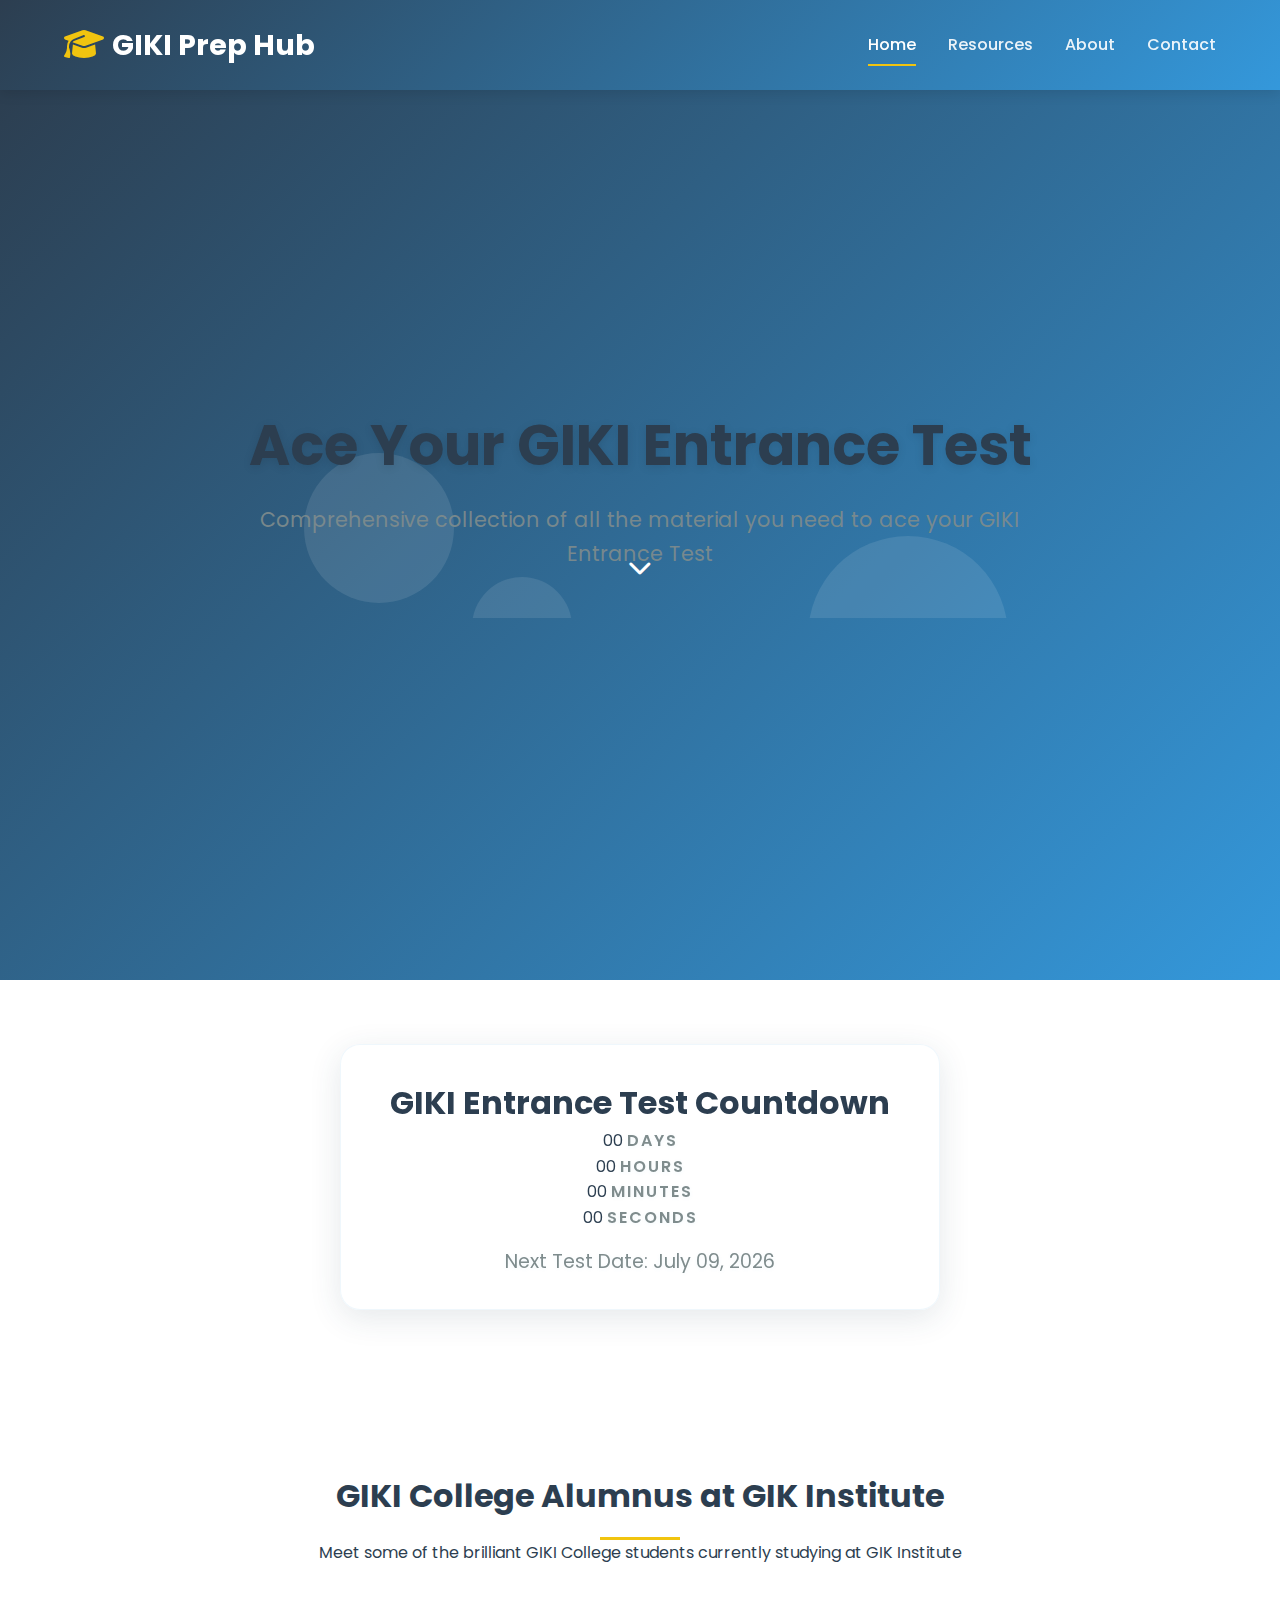
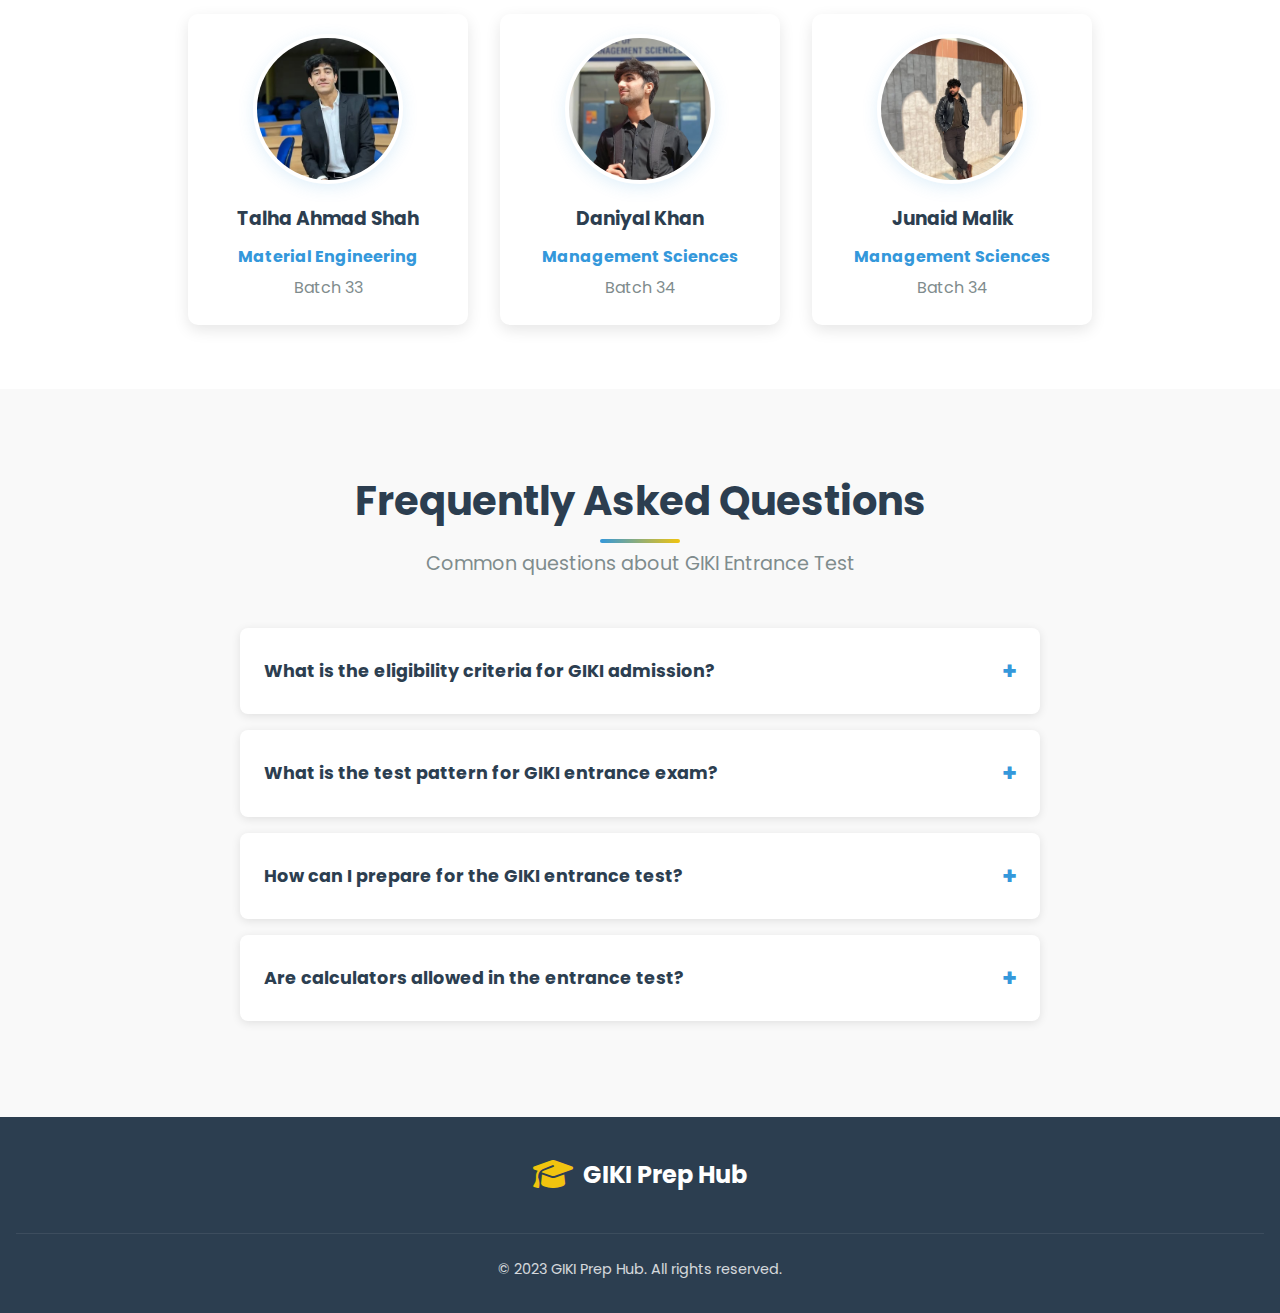
<file: index.html>
<!DOCTYPE html>
<html lang="en">
<head>
    <meta charset="UTF-8">
    <meta name="viewport" content="width=device-width, initial-scale=1.0">
    <title>GIKI Prep Hub - Your Gateway to Success</title>
    <link href="https://fonts.googleapis.com/css2?family=Poppins:wght@300;400;500;600;700&display=swap" rel="stylesheet">
    <link rel="stylesheet" href="https://cdnjs.cloudflare.com/ajax/libs/animate.css/4.1.1/animate.min.css"/>
    <link rel="stylesheet" href="https://cdnjs.cloudflare.com/ajax/libs/font-awesome/6.4.0/css/all.min.css">
    <link rel="stylesheet" href="css/style.css">
    <link rel="stylesheet" href="css/home.css">
</head>
<body>
    <nav class="navbar animate__animated animate__fadeIn">
        <div class="logo">
            <span class="logo-icon"><i class="fas fa-graduation-cap"></i></span>
            <span>GIKI Prep Hub</span>
        </div>
        <div class="nav-links">
            <a href="index.html" class="active">Home</a>
            <a href="resources.html">Resources</a>
            <a href="about.html">About</a>
            <a href="contact.html">Contact</a>
        </div>
        <button class="mobile-menu-btn">☰</button>
    </nav>
    
    <section class="hero-section">
        <div class="container">
            <div class="floating-elements">
                <div class="floating-element animate__animated animate__float"></div>
                <div class="floating-element animate__animated animate__float animate__delay-1s"></div>
                <div class="floating-element animate__animated animate__float animate__delay-2s"></div>
            </div>
            <div class="hero-content">
                <h1 class="animate__animated animate__fadeInDown">Ace Your GIKI Entrance Test</h1>
                <p class="animate__animated animate__fadeIn animate__delay-1s">Comprehensive collection of all the material you need to ace your GIKI Entrance Test</p>
            </div>
            <div class="scroll-indicator animate__animated animate__bounce animate__infinite">
                <i class="fas fa-chevron-down"></i>
            </div>
        </div>
    </section>
    <section class="students-section">
      <div class="countdown-container">
        <h1>GIKI Entrance Test Countdown</h1>
        <div class="countdown">
            <div class="countdown-item">
                <span id="days">00</span>
                <span class="countdown-label">Days</span>
            </div>
            <div class="countdown-item">
                <span id="hours">00</span>
                <span class="countdown-label">Hours</span>
            </div>
            <div class="countdown-item">
                <span id="minutes">00</span>
                <span class="countdown-label">Minutes</span>
            </div>
            <div class="countdown-item">
                <span id="seconds">00</span>
                <span class="countdown-label">Seconds</span>
            </div>
        </div>
        <p class="exam-date">Next Test Date: July 09, 2026</p>
      </div>
    </section>

    <section class="students-section">
    <div class="section-header animate__animated animate__fadeIn">
        <h2>GIKI College Alumnus at GIK Institute</h2>
        <div class="divider"></div>
        <p>Meet some of the brilliant GIKI College students currently studying at GIK Institute</p>
    </div>
    <div class="students-container">
        <!-- Student 1 -->
        <div class="student-card animate__animated animate__fadeInLeft">
            <div class="student-image">
                <img src="assets/images/talhashah.jpg" alt="Talha Shah" loading="lazy">
            </div>
            <div class="student-info">
                <h3>Talha Ahmad Shah</h3>
                <p class="department">Material Engineering</p>
                <p class="batch">Batch 33</p>
            </div>
        </div>

        <!-- Student 2 -->
        <div class="student-card animate__animated animate__fadeInUp">
            <div class="student-image">
                <img src="assets/images/daniyalkhan.jpg" alt="Daniyal Khan" loading="lazy">
            </div>
            <div class="student-info">
                <h3>Daniyal Khan</h3>
                <p class="department">Management Sciences</p>
                <p class="batch">Batch 34</p>
            </div>
        </div>

        <!-- Student 3 -->
        <div class="student-card animate__animated animate__fadeInRight">
            <div class="student-image">
                <img src="assets/images/junaidmalik.jpg" alt="Junaid Malik" loading="lazy">
            </div>
            <div class="student-info">
                <h3>Junaid Malik</h3>
                <p class="department">Management Sciences</p>
                <p class="batch">Batch 34</p>
            </div>
        </div>
    </div>
</section>
<!-- Add this section where you want the FAQ to appear -->
<section class="faq-section">
    <div class="container">
        <h2 class="section-title">Frequently Asked Questions</h2>
        <p class="section-subtitle">Common questions about GIKI Entrance Test</p>
        
        <div class="faq-container">
            <div class="faq-item">
                <div class="faq-question">
                    <h3>What is the eligibility criteria for GIKI admission?</h3>
                    <span class="toggle-icon">+</span>
                </div>
                <div class="faq-answer">
                    <p><p><strong>Basic Eligibility for BS Engineering:</strong></p>

<ul>
  <li>Candidate must have <strong>60% or above</strong> in <strong>Math, Physics, and Overall</strong>, and meet one of the following:</li>
</ul>

<ul>
  <li>HSSC Pre-Engineering (Math, Physics, Chemistry)</li>
  <li>HSSC ICS (Math, Physics, Computer/IT)</li>
  <li>HSSC Pre-Medical with Additional Math</li>
  <li>A-Levels:
    <ul>
      <li>Math, Physics, Chemistry or</li>
      <li>Math, Physics, Computer/IT</li>
      <li>With relevant O-Level subjects</li>
    </ul>
  </li>
  <li>American/Canadian High School/IB Diploma with required subjects</li>
  <li>DAE (3-Year Diploma) in relevant technology</li>
</ul>

<p><strong>Note:</strong></p>
<ul>
  <li>Applicants with Math, Physics, Chemistry/Computer can apply to all engineering programs</li>
  <li>IBCC Equivalence required for all foreign qualifications (O/A Levels, etc.)</li>
</ul></p>
<p><strong>Basic Eligibility for BS Management Sciences:</strong></p>

<ul>
  <li>60% or above overall marks required, and one of the following:</li>
  <li>HSSC (Pre-Engg, General Science, ICS, Pre-Medical, Humanities)</li>
  <li>A-Levels with:
    <ul>
      <li>D or above in two principal subjects</li>
      <li>O-Level in 8 subjects (local) or 5 (abroad)</li>
      <li>60%+ equivalence (IBCC)</li>
    </ul>
  </li>
  <li>American/Canadian High School or IB Diploma with 60%+ (IBCC)</li>
</ul>

                </div>
            </div>
            
            <div class="faq-item">
                <div class="faq-question">
                    <h3>What is the test pattern for GIKI entrance exam?</h3>
                    <span class="toggle-icon">+</span>
                </div>
                <div class="faq-answer">
                    <p><strong>BS Engineering:</strong>
                    <ul>
                        <li><strong>Total MCQ's:</strong> 80 </li>
                        <li><strong>Total Time:</strong> 02 Hours </li>
                        <li><strong>Subjects Covered:</strong> Physics (30 MCQ's) <strong>+</strong> Mathematics (30 MCQ's) <strong>+</strong> English (20 MCQ's) </li>
                        <li><strong>Negative Marking:</strong> No </li>
                    </ul></p>
                    <p><strong>BS Management Sciences:</strong>
                    <ul>
                        <li><strong>Total MCQ's:</strong> 80 </li>
                        <li><strong>Total Time:</strong> 02 Hours </li>
                        <li><strong>Subjects Covered:</strong> Arithmetic & Logical Reasoning (40 MCQ's) <strong>&</strong> English (40 MCQ's) </li>
                        <li><strong>Negative Marking:</strong> No </li>
                    </ul></p>
                </div>
            </div>
            
            <div class="faq-item">
                <div class="faq-question">
                    <h3>How can I prepare for the GIKI entrance test?</h3>
                    <span class="toggle-icon">+</span>
                </div>
                <div class="faq-answer">
                    <p>Focus on FSc/HSSC syllabus, especially Physics and Mathematics. Practice past papers, time management, and work on your speed and accuracy. Our study materials section provides excellent resources.</p>
                </div>
            </div>
            
            <div class="faq-item">
                <div class="faq-question">
                    <h3>Are calculators allowed in the entrance test?</h3>
                    <span class="toggle-icon">+</span>
                </div>
                <div class="faq-answer">
                    <p><strong>Yes!</strong>System Calculators are allowed to use.</p>
                </div>
            </div>
        </div>
    </div>
</section>

    <footer class="footer">
        <div class="footer-content">
            <div class="footer-logo">
                <span class="logo-icon"><i class="fas fa-graduation-cap"></i></span>
                <span>GIKI Prep Hub</span>
            </div>
        </div>
        <div class="footer-bottom">
            <p>&copy; 2023 GIKI Prep Hub. All rights reserved.</p>
        </div>
    </footer>

    <script src="js/main.js"></script>
    <script src="js/home.js"></script>
    <script src="js/timer.js"></script>
    <script src="js/faq.js"></script>
</body>
</html>
</file>
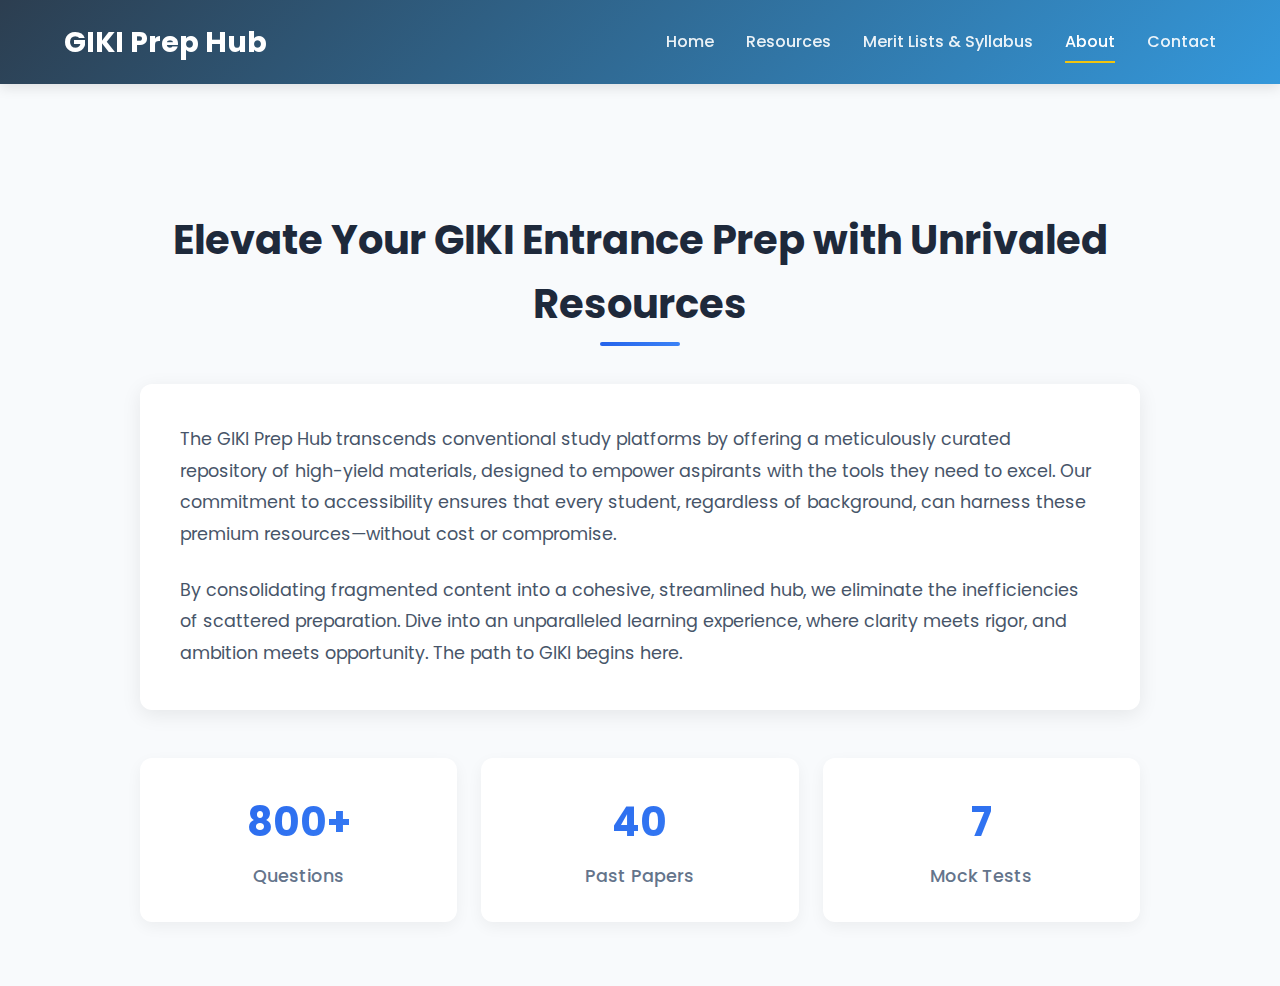
<file: about.html>
<!DOCTYPE html>
<html lang="en">
<head>
    <meta charset="UTF-8">
    <meta name="viewport" content="width=device-width, initial-scale=1.0">
    <title>About - GIKI Prep Hub</title>
    <link href="https://fonts.googleapis.com/css2?family=Poppins:wght@300;400;500;600;700&display=swap" rel="stylesheet">
    <link rel="stylesheet" href="css/style.css">
    <link rel="stylesheet" href="css/about.css">
    <link rel="stylesheet" href="css/resources.css">
    <link rel="stylesheet" href="css/contact.css">
    <link rel="stylesheet" href="css/creator.css">
</head>
</head>
<body>
    <nav class="navbar">
        <div class="logo">GIKI Prep Hub</div>
        <div class="nav-links">
            <a href="index.html">Home</a>
            <a href="resources.html">Resources</a>
            <a href="merit-syllabus.html">Merit Lists & Syllabus</a>
            <a href="about.html" class="active">About</a>
            <a href="contact.html">Contact</a>
        </div>
        <button class="mobile-menu-btn">☰</button>
    </nav>
    
    <section class="about-section">
        <div class="container">
            <h1>Elevate Your GIKI Entrance Prep with Unrivaled Resources</h1>
            <div class="about-content">
                <div class="about-text">
                    <p>The GIKI Prep Hub transcends conventional study platforms by offering a meticulously curated repository of high-yield materials, designed to empower aspirants with the tools they need to excel. Our commitment to accessibility ensures that every student, regardless of background, can harness these premium resources—without cost or compromise.</p>
                    <p>By consolidating fragmented content into a cohesive, streamlined hub, we eliminate the inefficiencies of scattered preparation. Dive into an unparalleled learning experience, where clarity meets rigor, and ambition meets opportunity. The path to GIKI begins here.
</p>
                </div>
                <div class="stats-grid">
                    <div class="stat-card">
                        <div class="stat-number">1000+</div>
                        <div class="stat-label">Questions</div>
                    </div>
                    <div class="stat-card">
                        <div class="stat-number">50+</div>
                        <div class="stat-label">Past Papers</div>
                    </div>
                    <div class="stat-card">
                        <div class="stat-number">10+</div>
                        <div class="stat-label">Mock Tests</div>
                    </div>
                </div>
            </div>
        </div>
    </section>

    <script src="js/main.js"></script>
    <script src="js/about.js"></script>
    
</body>
</html>
</file>
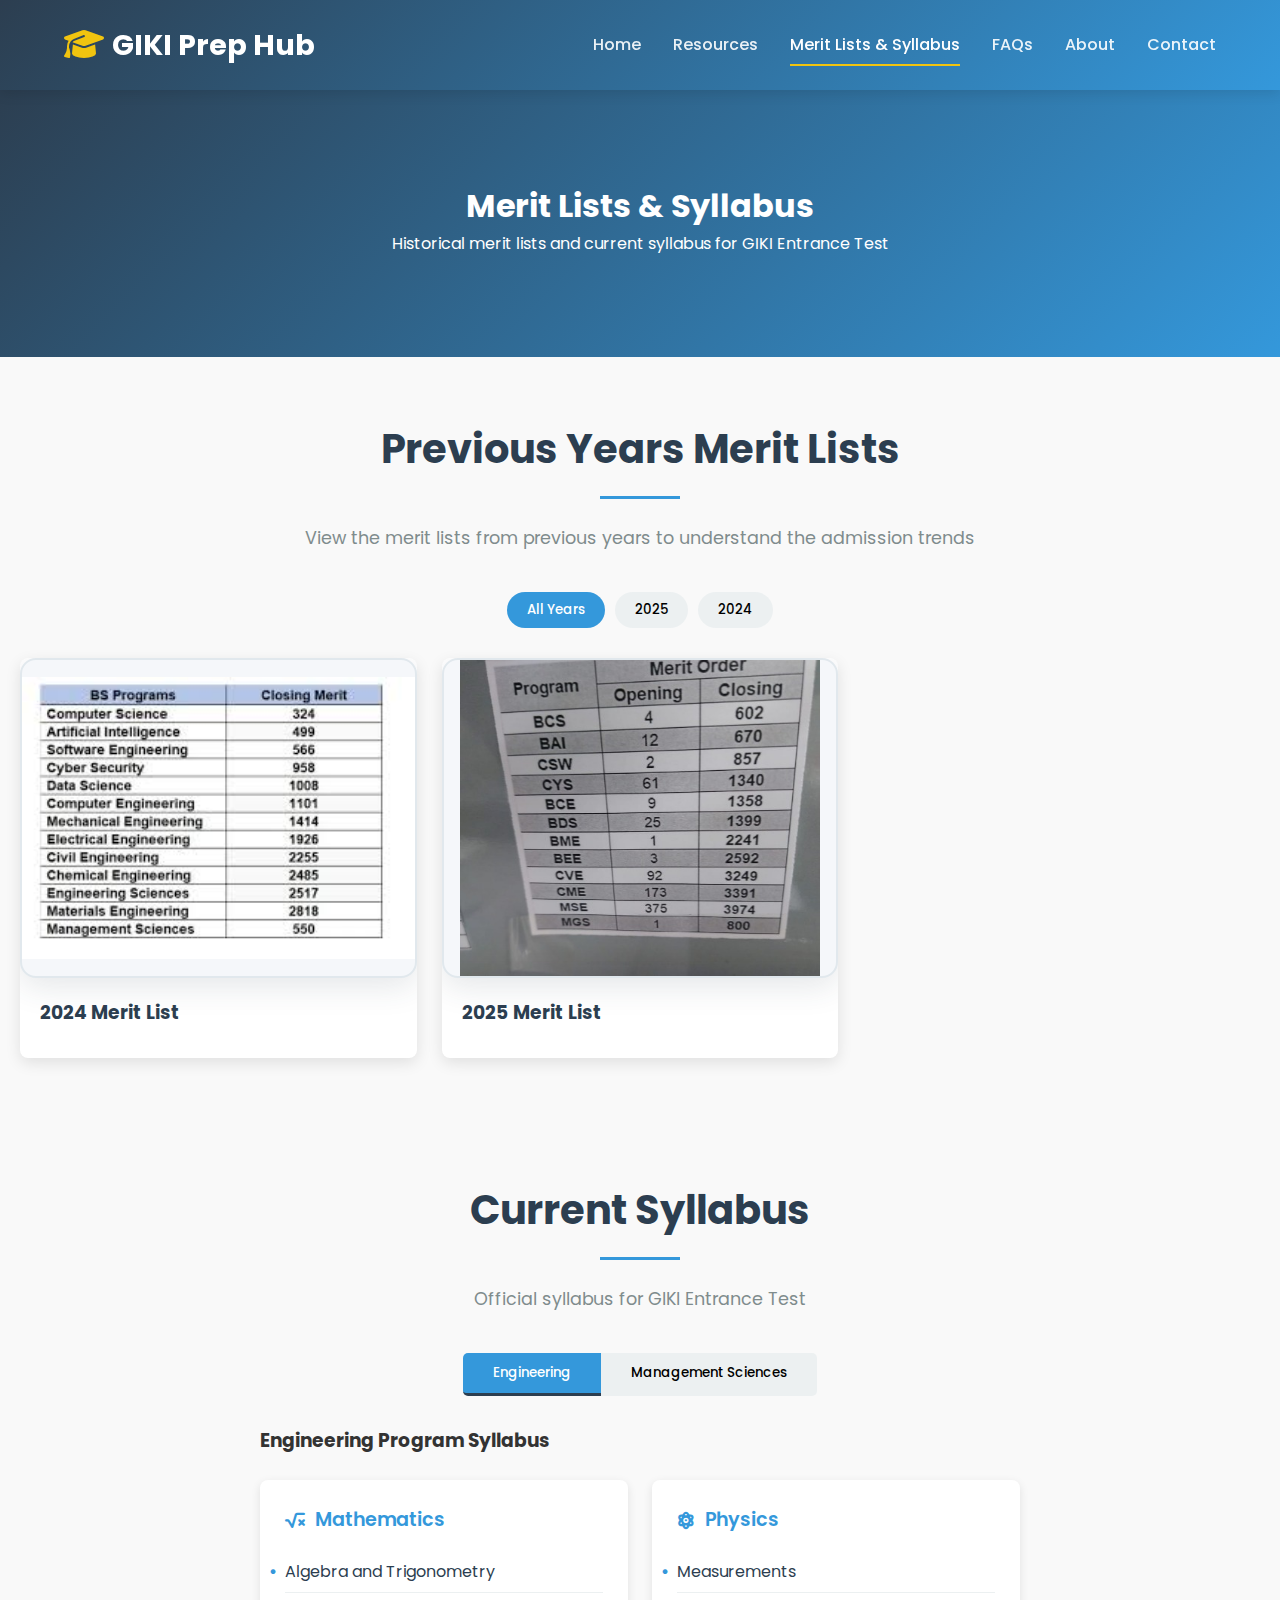
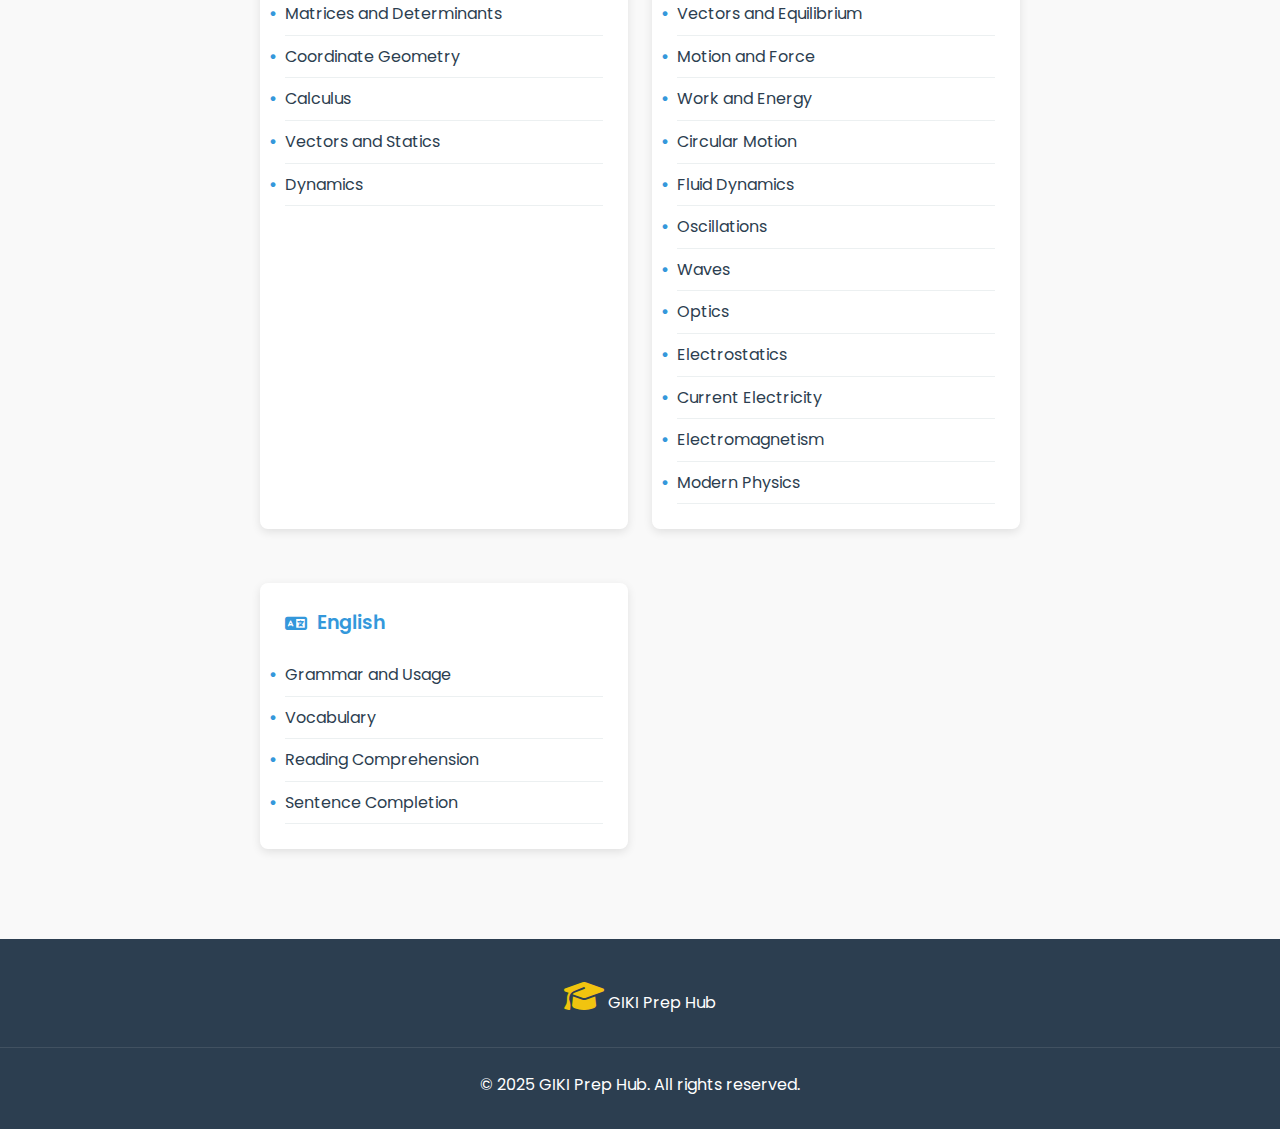
<file: merit-syllabus.html>
<!DOCTYPE html>
<html lang="en">
<head>
    <meta charset="UTF-8">
    <meta name="viewport" content="width=device-width, initial-scale=1.0">
    <title>Merit Lists & Syllabus - GIKI Prep Hub</title>
    <link href="https://fonts.googleapis.com/css2?family=Poppins:wght@300;400;500;600;700&display=swap" rel="stylesheet">
    <link rel="stylesheet" href="https://cdnjs.cloudflare.com/ajax/libs/animate.css/4.1.1/animate.min.css"/>
    <link rel="stylesheet" href="https://cdnjs.cloudflare.com/ajax/libs/font-awesome/6.4.0/css/all.min.css">
    <link rel="stylesheet" href="css/style.css">
    <link rel="stylesheet" href="css/merit-syllabus.css">
</head>
<body>
    <nav class="navbar animate__animated animate__fadeIn">
        <div class="logo">
            <span class="logo-icon"><i class="fas fa-graduation-cap"></i></span>
            <span>GIKI Prep Hub</span>
        </div>
        <div class="nav-links">
            <a href="index.html">Home</a>
            <a href="resources.html">Resources</a>
            <a href="merit-syllabus.html" class="active">Merit Lists & Syllabus</a>
            <a href="faq.html" class="active">FAQs</a>
            <a href="about.html">About</a>
            <a href="contact.html">Contact</a>
        </div>
        <button class="mobile-menu-btn">☰</button>
    </nav>
    
    <section class="merit-hero-section">
        <div class="container">
            <div class="hero-content">
                <h1 class="animate__animated animate__fadeInDown">Merit Lists & Syllabus</h1>
                <p class="animate__animated animate__fadeIn animate__delay-1s">Historical merit lists and current syllabus for GIKI Entrance Test</p>
            </div>
        </div>
    </section>

    <section class="merit-section">
        <div class="section-header animate__animated animate__fadeIn">
            <h2>Previous Years Merit Lists</h2>
            <div class="divider"></div>
            <p>View the merit lists from previous years to understand the admission trends</p>
        </div>
        
        <div class="year-selector">
            <button class="year-btn active" data-year="all">All Years</button>
            <button class="year-btn" data-year="2025">2025</button>
            <button class="year-btn" data-year="2024">2024</button>
        </div>
        
        <div class="merit-container">
            <!-- Merit lists will be loaded here by JavaScript -->
        </div>
    </section>

    <section class="syllabus-section">
        <div class="section-header animate__animated animate__fadeIn">
            <h2>Current Syllabus</h2>
            <div class="divider"></div>
            <p>Official syllabus for GIKI Entrance Test</p>
        </div>
        
        <div class="syllabus-tabs">
            <button class="tab-btn active" data-tab="engineering">Engineering</button>
            <button class="tab-btn" data-tab="management">Management Sciences</button>
        </div>
        
        <div class="syllabus-content">
            <div class="tab-content active" id="engineering">
                <h3>Engineering Program Syllabus</h3>
                <div class="syllabus-grid">
                    <div class="syllabus-subject">
                        <h4><i class="fas fa-square-root-alt"></i> Mathematics</h4>
                        <ul>
                            <li>Algebra and Trigonometry</li>
                            <li>Matrices and Determinants</li>
                            <li>Coordinate Geometry</li>
                            <li>Calculus</li>
                            <li>Vectors and Statics</li>
                            <li>Dynamics</li>
                        </ul>
                    </div>
                    <div class="syllabus-subject">
                        <h4><i class="fas fa-atom"></i> Physics</h4>
                        <ul>
                            <li>Measurements</li>
                            <li>Vectors and Equilibrium</li>
                            <li>Motion and Force</li>
                            <li>Work and Energy</li>
                            <li>Circular Motion</li>
                            <li>Fluid Dynamics</li>
                            <li>Oscillations</li>
                            <li>Waves</li>
                            <li>Optics</li>
                            <li>Electrostatics</li>
                            <li>Current Electricity</li>
                            <li>Electromagnetism</li>
                            <li>Modern Physics</li>
                        </ul>
                    </div>
                    <div class="syllabus-subject">
                        <h4><i class="fas fa-language"></i> English</h4>
                        <ul>
                            <li>Grammar and Usage</li>
                            <li>Vocabulary</li>
                            <li>Reading Comprehension</li>
                            <li>Sentence Completion</li>
                        </ul>
                    </div>
                </div>
            </div>
            <div class="tab-content" id="management">
                <h3>Management Sciences Syllabus</h3>
                <div class="syllabus-grid">
                    <div class="syllabus-subject">
                        <h4><i class="fas fa-calculator"></i> Arithmetic & Logical Reasoning</h4>
                        <ul>
                            <li>Basic Arithmetic Operations</li>
                            <li>Percentage, Ratio and Proportion</li>
                            <li>Profit and Loss</li>
                            <li>Interest Calculations</li>
                            <li>Data Interpretation</li>
                            <li>Logical Sequences</li>
                            <li>Pattern Recognition</li>
                            <li>Verbal Reasoning</li>
                        </ul>
                    </div>
                    <div class="syllabus-subject">
                        <h4><i class="fas fa-language"></i> English</h4>
                        <ul>
                            <li>Grammar and Usage</li>
                            <li>Vocabulary</li>
                            <li>Reading Comprehension</li>
                            <li>Sentence Completion</li>
                            <li>Business Communication</li>
                        </ul>
                    </div>
                </div>
            </div>
        </div>
    </section>

    <footer class="footer">
        <div class="footer-content">
            <div class="footer-logo">
                <span class="logo-icon"><i class="fas fa-graduation-cap"></i></span>
                <span>GIKI Prep Hub</span>
            </div>
        </div>
        <div class="footer-bottom">
            <p>&copy; 2025 GIKI Prep Hub. All rights reserved.</p>
        </div>
    </footer>

    <script src="js/main.js"></script>
    <script src="js/merit-syllabus.js"></script>
</body>
</html>
</file>
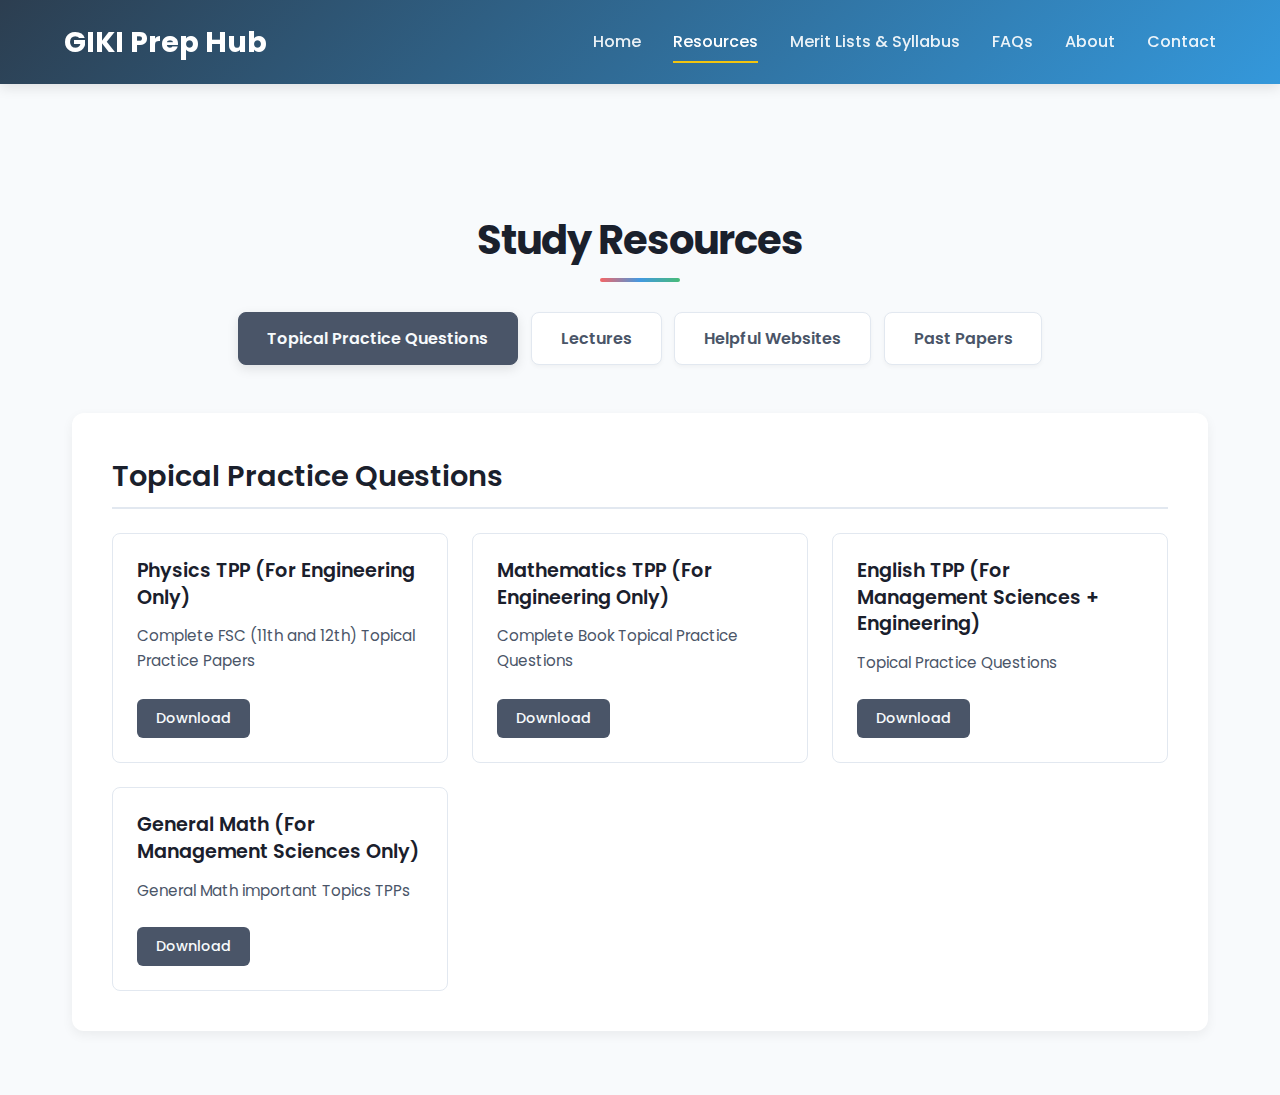
<file: resources.html>
<!DOCTYPE html>
<html lang="en">
<head>
    <meta charset="UTF-8">
    <meta name="viewport" content="width=device-width, initial-scale=1.0">
    <title>Resources - GIKI Prep Hub</title>
    <link href="https://fonts.googleapis.com/css2?family=Poppins:wght@300;400;500;600;700&display=swap" rel="stylesheet">
    <link rel="stylesheet" href="https://cdnjs.cloudflare.com/ajax/libs/font-awesome/6.4.0/css/all.min.css">
    <link rel="stylesheet" href="css/style.css">
    <link rel="stylesheet" href="css/resources.css">
    <link rel="stylesheet" href="css/about.css">
    <link rel="stylesheet" href="css/contact.css">
</head>
<body>
    <nav class="navbar">
        <div class="logo">GIKI Prep Hub</div>
        <div class="nav-links">
            <a href="index.html">Home</a>
            <a href="resources.html" class="active">Resources</a>
            <a href="merit-syllabus.html">Merit Lists & Syllabus</a>
            <a href="faq.html" class="active">FAQs</a>
            <a href="about.html">About</a>
            <a href="contact.html">Contact</a>
        </div>
        <button class="mobile-menu-btn">☰</button>
    </nav>
    
    <section class="resources-section">
        <div class="container">
            <h1>Study Resources</h1>
            <div class="resource-tabs">
                <button class="tab-button active" data-tab="tpp">Topical Practice Questions</button>
                <button class="tab-button" data-tab="lectures">Lectures</button>
                <button class="tab-button" data-tab="websites">Helpful Websites</button>
                <button class="tab-button" data-tab="past-papers">Past Papers</button>
            </div>
            
            <div class="resource-content">
                <!-- Topical Practice Questions Section -->
                <div id="tpp" class="tab-content active">
                    <h2>Topical Practice Questions</h2>
                    <div class="resource-grid">
                        <div class="resource-card best-card">
                            <div class="resource-icon"><i class="fas fa-atom"></i></div>
                            <h3>Physics</h3>
                            <p>Physics to the point Material for GIKI Engineering Prep</p>
                            <a href="#" class="resource-link"><i class="fas fa-download"></i> Download</a>
                        </div>
                        <div class="resource-card best-card">
                            <div class="resource-icon"><i class="fas fa-square-root-alt"></i></div>
                            <h3>Mathematics</h3>
                            <p>Mathematics to the point Material for GIKI Engineering Prep</p>
                            <a href="#" class="resource-link"><i class="fas fa-download"></i> Download</a>
                        </div>
                        <div class="resource-card best-card">
                            <div class="resource-icon"><i class="fas fa-language"></i></div>
                            <h3>English</h3>
                            <p>English to the point Material for GIKI Engineering Prep</p>
                            <a href="#" class="resource-link"><i class="fas fa-download"></i> Download</a>
                        </div>
                        <div class="resource-card best-card">
                            <div class="resource-icon"><i class="fas fa-file-alt"></i></div>
                            <h3>English Past Papers</h3>
                            <p>English language proficiency test papers</p>
                            <a href="#" class="resource-link"><i class="fas fa-download"></i> Download</a>
                        </div>
                    </div>
                </div>

                <!-- Lectures Section -->
                <div id="lectures" class="tab-content">
                    <h2>Lectures</h2>
                    <div class="resource-grid">
                        <div class="resource-card best-card">
                            <div class="resource-icon"><i class="fas fa-video"></i></div>
                            <h3>Physics Lectures</h3>
                            <p>Comprehensive video lectures for Physics preparation</p>
                            <a href="#" class="resource-link"><i class="fas fa-play-circle"></i> Watch Now</a>
                        </div>
                        <div class="resource-card best-card">
                            <div class="resource-icon"><i class="fas fa-chalkboard-teacher"></i></div>
                            <h3>Mathematics Lectures</h3>
                            <p>Step-by-step math problem solving videos</p>
                            <a href="#" class="resource-link"><i class="fas fa-play-circle"></i> Watch Now</a>
                        </div>
                        <div class="resource-card best-card">
                            <div class="resource-icon"><i class="fas fa-book"></i></div>
                            <h3>English Lectures</h3>
                            <p>English proficiency and test preparation videos</p>
                            <a href="#" class="resource-link"><i class="fas fa-play-circle"></i> Watch Now</a>
                        </div>
                        <div class="resource-card best-card">
                            <div class="resource-icon"><i class="fas fa-brain"></i></div>
                            <h3>IQ Lectures</h3>
                            <p>Intelligence test preparation and practice</p>
                            <a href="#" class="resource-link"><i class="fas fa-play-circle"></i> Watch Now</a>
                        </div>
                    </div>
                </div>

                <!-- Helpful Websites Section -->
                <div id="websites" class="tab-content">
                    <h2>Top Helpful Websites</h2>
                    <div class="resource-grid">
                        <div class="resource-card best-card">
                            <div class="resource-icon"><i class="fas fa-graduation-cap"></i></div>
                            <h3>Khan Academy</h3>
                            <p>Free online courses for math and science</p>
                            <a href="https://www.khanacademy.org/" target="_blank" class="resource-link"><i class="fas fa-external-link-alt"></i> Visit</a>
                        </div>
                        <div class="resource-card best-card">
                            <div class="resource-icon"><i class="fas fa-calculator"></i></div>
                            <h3>Paul's Online Math Notes</h3>
                            <p>Excellent math resource with tutorials</p>
                            <a href="https://tutorial.math.lamar.edu/" target="_blank" class="resource-link"><i class="fas fa-external-link-alt"></i> Visit</a>
                        </div>
                        <div class="resource-card best-card">
                            <div class="resource-icon"><i class="fas fa-chart-line"></i></div>
                            <h3>IndiaBix (Best for Management Sciences Prep)</h3>
                            <p>Aptitude questions and answers for your placement interviews and competitive exams!</p>
                            <a href="https://www.indiabix.com/" target="_blank" class="resource-link"><i class="fas fa-external-link-alt"></i> Visit</a>
                        </div>
                        <div class="resource-card best-card">
                            <div class="resource-icon"><i class="fas fa-calculator"></i></div>
                            <h3>GIKI Aggregate Calculator</h3>
                            <p>Calculate your GIKI Entrance Test Aggregate based on Last Year's merit list</p>
                            <a href="https://shahkaargul.github.io/GIKIAggregateCalc/" target="_blank" class="resource-link"><i class="fas fa-external-link-alt"></i> Visit</a>
                        </div>
                    </div>
                </div>

                <!-- Past Papers Section -->
                <div id="past-papers" class="tab-content">
                    <h2>Past Papers Collection</h2>
                    <div class="past-papers-grid">
                        <div class="past-paper-card" data-year="2023">
                            <div class="paper-icon"><i class="fas fa-file-pdf"></i></div>
                            <h3>2023 GIKI - Past Paper</h3>
                            <div class="paper-details">
                                <span class="detail"><i class="fas fa-calendar"></i> 2023</span>
                                <span class="detail"><i class="fas fa-file-alt"></i> Engineering</span>
                            </div>
                            <a href="https://drive.google.com/file/d/1bTxcoxFJApBHbDBL-yt6er023voiGFS8/view" class="resource-link"><i class="fas fa-download"></i> Download PDF</a>
                        </div>
                        
                        <div class="past-paper-card" data-year="2022">
                            <div class="paper-icon"><i class="fas fa-file-pdf"></i></div>
                            <h3>2010 GIKI - Past Paper</h3>
                            <div class="paper-details">
                                <span class="detail"><i class="fas fa-calendar"></i> 2010</span>
                                <span class="detail"><i class="fas fa-file-alt"></i> Engineering</span>
                            </div>
                            <a href="https://drive.google.com/file/d/1GVt-Z0pJK6yPB-HCc0lG6PgFjkpywXVs/view" class="resource-link"><i class="fas fa-download"></i> Download PDF</a>
                        </div>
                        
                        <div class="past-paper-card" data-year="2021">
                            <div class="paper-icon"><i class="fas fa-file-pdf"></i></div>
                            <h3>2016 GIKI - Past Paper</h3>
                            <div class="paper-details">
                                <span class="detail"><i class="fas fa-calendar"></i> 2016</span>
                                <span class="detail"><i class="fas fa-file-alt"></i> Math & Physics </span>
                            </div>
                            <a href="https://drive.google.com/file/d/12XY87QFJu6E9kWb9lD2SwZ8QyadltylW/view" class="resource-link"><i class="fas fa-download"></i> Download PDF</a>
                        </div>
                        
                        <div class="past-paper-card" data-year="2020">
                            <div class="paper-icon"><i class="fas fa-file-pdf"></i></div>
                            <h3>2020 GIKI - Sample Paper</h3>
                            <div class="paper-details">
                                <span class="detail"><i class="fas fa-calendar"></i> 2020</span>
                                <span class="detail"><i class="fas fa-file-alt"></i> Engineering</span>
                            </div>
                            <a href="https://drive.google.com/file/d/1RQuy0AALMs25vgJHXcPTykG1Uyfw78xY/view" class="resource-link"><i class="fas fa-download"></i> Download PDF</a>
                        </div>
                        <!-- More past paper cards can be added here -->
                    </div>
                </div>
            </div>
        </div>
    </section>

    <script src="js/main.js"></script>
    <script src="js/resources.js"></script>
</body>
</html>
</file>
<file: css/style.css>
/* Base Styles */
* {
    margin: 0;
    padding: 0;
    box-sizing: border-box;
    font-family: 'Poppins', sans-serif;
}

body {
    background-color: #f5f7fa;
    color: #333;
    line-height: 1.6;
    padding-top: 80px;
}

/* Navbar Styles */
.navbar {
    display: flex;
    justify-content: space-between;
    align-items: center;
    padding: 1.2rem 5%;
    background: linear-gradient(135deg, #2c3e50 0%, #3498db 100%);
    box-shadow: 0 4px 12px rgba(0, 0, 0, 0.1);
    position: fixed;
    width: 100%;
    top: 0;
    z-index: 1000;
    transition: all 0.3s ease;
}

.navbar.scrolled {
    padding: 0.8rem 5%;
    background: rgba(44, 62, 80, 0.98);
    backdrop-filter: blur(10px);
}

.logo {
    font-size: 1.8rem;
    font-weight: 700;
    color: white;
    display: flex;
    align-items: center;
    gap: 0.5rem;
}

.logo-icon {
    font-size: 2rem;
    color: #f1c40f;
}

.nav-links {
    display: flex;
    gap: 2rem;
    align-items: center;
}

.nav-links a {
    text-decoration: none;
    color: rgba(255, 255, 255, 0.9);
    font-weight: 500;
    transition: all 0.3s;
    position: relative;
    padding: 0.5rem 0;
}

.nav-links a::after {
    content: '';
    position: absolute;
    width: 0;
    height: 2px;
    bottom: 0;
    left: 0;
    background-color: #f1c40f;
    transition: width 0.3s;
}

.nav-links a:hover::after,
.nav-links a.active::after {
    width: 100%;
}

.nav-links a.active, 
.nav-links a:hover {
    color: white;
}

.cta-button {
    padding: 0.6rem 1.5rem;
    background-color: #f1c40f;
    color: #2c3e50;
    border-radius: 50px;
    font-weight: 600;
    transition: all 0.3s;
    border: none;
    cursor: pointer;
}

.cta-button:hover {
    background-color: #f39c12;
    transform: translateY(-2px);
    box-shadow: 0 4px 12px rgba(241, 196, 15, 0.3);
}

.mobile-menu-btn {
    display: none;
    background: none;
    border: none;
    color: white;
    font-size: 1.8rem;
    cursor: pointer;
}

/* Hero Section */
.hero-section {
    height: 100vh;
    display: flex;
    align-items: center;
    justify-content: center;
    text-align: center;
    position: relative;
    overflow: hidden;
}

.container {
    max-width: 1200px;
    margin: 0 auto;
    padding: 0 2rem;
    position: relative;
    z-index: 2;
}

.hero-section h1 {
    font-size: 3rem;
    margin-bottom: 1rem;
    color: #2c3e50;
}

.hero-section p {
    font-size: 1.2rem;
    margin-bottom: 2rem;
    color: #7f8c8d;
    max-width: 700px;
    margin-left: auto;
    margin-right: auto;
}

/* Floating Elements */
.floating-elements {
    position: absolute;
    width: 100%;
    height: 100%;
    top: 0;
    left: 0;
    overflow: hidden;
    z-index: 1;
}

.floating-element {
    position: absolute;
    border-radius: 50%;
    background: rgba(52, 152, 219, 0.1);
}

.floating-element:nth-child(1) {
    width: 300px;
    height: 300px;
    top: -50px;
    left: -50px;
}

.floating-element:nth-child(2) {
    width: 200px;
    height: 200px;
    bottom: 100px;
    right: 100px;
}

.floating-element:nth-child(3) {
    width: 150px;
    height: 150px;
    bottom: 200px;
    left: 200px;
}

/* Students Section */
.students-section {
    padding: 60px 20px;
    background-color: #f9f9f9;
    text-align: center;
}

.students-container {
    display: flex;
    flex-wrap: wrap;
    justify-content: center;
    gap: 30px;
    margin-top: 40px;
    max-width: 1200px;
    margin-left: auto;
    margin-right: auto;
}

.student-card {
    background: white;
    border-radius: 10px;
    overflow: hidden;
    box-shadow: 0 5px 15px rgba(0,0,0,0.1);
    transition: transform 0.3s ease;
    width: 280px;
}

.student-card:hover {
    transform: translateY(-10px);
}

.student-image {
    height: 200px;
    overflow: hidden;
}

.student-image img {
    width: 100%;
    height: 100%;
    object-fit: cover;
    transition: transform 0.3s ease;
}

.student-card:hover .student-image img {
    transform: scale(1.05);
}

.student-info {
    padding: 20px;
    text-align: center;
}

.student-info h3 {
    margin-bottom: 10px;
    color: #2c3e50;
}

.student-info p {
    margin: 5px 0;
    color: #7f8c8d;
}

.student-info .department {
    font-weight: bold;
    color: #3498db;
}

.student-info .merit {
    font-style: italic;
}

.btn {
    display: inline-block;
    padding: 12px 30px;
    background-color: #3498db;
    color: white;
    text-decoration: none;
    border-radius: 30px;
    transition: all 0.3s ease;
}

.btn:hover {
    background-color: #2980b9;
    transform: translateY(-3px);
    box-shadow: 0 5px 15px rgba(0,0,0,0.2);
}

/* Quiz Container */
.quiz-container {
    max-width: 800px;
    margin: 2rem auto;
    padding: 2rem;
    background: #f9f9f9;
    border-radius: 10px;
    box-shadow: 0 0 20px rgba(0,0,0,0.1);
}

.controls {
    display: flex;
    gap: 1rem;
    margin-bottom: 2rem;
}

#topic-filter {
    padding: 0.5rem;
    border-radius: 5px;
    border: 1px solid #ddd;
}

#start-quiz {
    padding: 0.5rem 1rem;
    background: #4CAF50;
    color: white;
    border: none;
    border-radius: 5px;
    cursor: pointer;
}

/* Question Card */
.question-card {
    background: white;
    padding: 1.5rem;
    border-radius: 8px;
    box-shadow: 0 2px 5px rgba(0,0,0,0.1);
}

.options {
    display: grid;
    grid-template-columns: 1fr 1fr;
    gap: 1rem;
    margin: 1.5rem 0;
}

.option-btn, .option {
    padding: 0.8rem;
    background: #f0f0f0;
    border: 1px solid #ddd;
    border-radius: 5px;
    cursor: pointer;
    transition: all 0.2s;
}

.option-btn:hover, .option:hover {
    background: #e0e0e0;
}

.option.selected {
    background-color: #3498db;
    color: white;
    border-color: #2980b9;
}

/* Results */
.quiz-result {
    text-align: center;
    padding: 2rem;
}

.correct { 
    background-color: #2ecc71 !important;
    color: white !important;
}

.wrong, .incorrect { 
    background-color: #e74c3c !important;
    color: white !important;
}

.timer { 
    color: #2196F3; 
}

.restart-btn {
    padding: 0.8rem 1.5rem;
    background: #2196F3;
    color: white;
    border: none;
    border-radius: 5px;
    margin-top: 1rem;
    cursor: pointer;
}

#question-display {
    padding: 20px;
    border: 1px solid #eee;
    border-radius: 5px;
    margin-bottom: 20px;
    min-height: 100px;
}

.question {
    font-size: 18px;
    margin-bottom: 15px;
}

#result {
    font-weight: bold;
    margin-bottom: 20px;
    min-height: 24px;
}

#quiz-progress {
    text-align: right;
    color: #7f8c8d;
}

.navigation {
    display: flex;
    justify-content: space-between;
    margin-top: 20px;
}

.navigation button {
    padding: 8px 15px;
}

button:hover {
    background-color: #2980b9;
}

button:disabled {
    background-color: #95a5a6;
    cursor: not-allowed;
}

/* Footer */
.footer {
    background-color: #2c3e50;
    color: white;
    padding: 2rem 0;
    text-align: center;
}

.footer-content {
    max-width: 1200px;
    margin: 0 auto;
    padding: 0 2rem;
}

.footer-bottom {
    margin-top: 1.5rem;
    padding-top: 1.5rem;
    border-top: 1px solid rgba(255,255,255,0.1);
}

/* Responsive Styles */
@media (max-width: 768px) {
    .navbar {
        padding: 1rem 5%;
    }
    
    .nav-links {
        position: fixed;
        top: 70px;
        left: -100%;
        width: 80%;
        height: calc(100vh - 70px);
        background: #2c3e50;
        flex-direction: column;
        align-items: flex-start;
        padding: 2rem;
        gap: 1.5rem;
        transition: left 0.3s ease;
        z-index: 999;
    }
    
    .nav-links.active {
        left: 0;
    }
    
    .mobile-menu-btn {
        display: block;
    }
    
    .hero-section h1 {
        font-size: 2.2rem;
    }

    .hero-section p {
        font-size: 1rem;
    }
    
    .students-container {
        flex-direction: column;
        align-items: center;
    }
    
    .student-card {
        width: 90%;
    }
    
    .options {
        grid-template-columns: 1fr;
    }
}
/* Countdown Timer Styles */
.countdown-container {
  text-align: center;
  max-width: 600px;
  margin: 0 auto;
  padding: 2rem;
  font-family: 'Poppins', sans-serif;
}

.countdown-title {
  font-size: 2.5rem;
  color: #2c3e50;
  margin-bottom: 1.5rem;
  position: relative;
  display: inline-block;
}

.countdown-title::after {
  content: '';
  position: absolute;
  width: 60%;
  height: 4px;
  background: linear-gradient(90deg, #3498db, #f1c40f);
  bottom: -10px;
  left: 20%;
  border-radius: 2px;
  animation: expandLine 0.8s ease-out forwards;
}

.countdown-timer {
  display: flex;
  justify-content: center;
  gap: 1.5rem;
  margin: 2rem 0;
  flex-wrap: wrap;
}

.countdown-unit {
  display: flex;
  flex-direction: column;
  align-items: center;
  min-width: 100px;
}

.countdown-value {
  font-size: 3rem;
  font-weight: 700;
  color: #2c3e50;
  background: white;
  padding: 1rem 1.5rem;
  border-radius: 10px;
  box-shadow: 0 5px 15px rgba(0,0,0,0.1);
  margin-bottom: 0.5rem;
  position: relative;
  overflow: hidden;
  transition: all 0.3s ease;
}

.countdown-value::before {
  content: '';
  position: absolute;
  top: 0;
  left: 0;
  width: 100%;
  height: 4px;
  background: linear-gradient(90deg, #3498db, #f1c40f);
  animation: rainbow 8s linear infinite;
}

.countdown-label {
  font-size: 1rem;
  text-transform: uppercase;
  letter-spacing: 2px;
  color: #7f8c8d;
  font-weight: 600;
}

.exam-date {
  font-size: 1.2rem;
  color: #7f8c8d;
  margin-top: 1rem;
}

.exam-date strong {
  color: #2c3e50;
  font-weight: 700;
}

/* Animations */
@keyframes expandLine {
  from { transform: scaleX(0); }
  to { transform: scaleX(1); }
}

@keyframes rainbow {
  0% { background-position: 0% 50%; }
  50% { background-position: 100% 50%; }
  100% { background-position: 0% 50%; }
}

/* Number Change Animation */
.countdown-value.changing {
  animation: pulse 0.5s ease;
}

@keyframes pulse {
  0% { transform: scale(1); }
  50% { transform: scale(1.05); }
  100% { transform: scale(1); }
}

/* Hover Effects */
.countdown-value:hover {
  transform: translateY(-5px);
  box-shadow: 0 8px 25px rgba(0,0,0,0.15);
}

/* Responsive Design */
@media (max-width: 768px) {
  .countdown-unit {
    min-width: 80px;
  }
  
  .countdown-value {
    font-size: 2rem;
    padding: 0.8rem 1rem;
  }
  
  .countdown-label {
    font-size: 0.8rem;
  }
}

@media (max-width: 480px) {
  .countdown-timer {
    gap: 0.8rem;
  }
  
  .countdown-unit {
    min-width: 70px;
  }
  
  .countdown-value {
    font-size: 1.8rem;
  }
  
  .countdown-label {
    letter-spacing: 1px;
  }
}
/* FAQ Section Styles */
.faq-section {
    padding: 5rem 0;
    background-color: #f9f9f9;
}

.section-title {
    text-align: center;
    font-size: 2.5rem;
    color: #2c3e50;
    margin-bottom: 1rem;
    position: relative;
}

.section-title::after {
    content: '';
    position: absolute;
    width: 80px;
    height: 4px;
    background: linear-gradient(90deg, #3498db, #f1c40f);
    bottom: -10px;
    left: 50%;
    transform: translateX(-50%);
    border-radius: 2px;
}

.section-subtitle {
    text-align: center;
    color: #7f8c8d;
    font-size: 1.2rem;
    margin-bottom: 3rem;
}

.faq-container {
    max-width: 800px;
    margin: 0 auto;
}

.faq-item {
    margin-bottom: 1rem;
    border-radius: 8px;
    overflow: hidden;
    box-shadow: 0 2px 10px rgba(0,0,0,0.1);
    background-color: white;
    transition: all 0.3s ease;
}

.faq-item:hover {
    box-shadow: 0 5px 15px rgba(0,0,0,0.1);
}

.faq-question {
    padding: 1.5rem;
    display: flex;
    justify-content: space-between;
    align-items: center;
    cursor: pointer;
    transition: all 0.3s ease;
}

.faq-question h3 {
    font-size: 1.1rem;
    color: #2c3e50;
    margin: 0;
    flex: 1;
}

.faq-question:hover {
    background-color: #f5f7fa;
}

.toggle-icon {
    font-size: 1.5rem;
    font-weight: bold;
    color: #3498db;
    transition: all 0.3s ease;
    margin-left: 1rem;
}

.faq-answer {
    max-height: 0;
    overflow: hidden;
    transition: max-height 0.3s ease;
    padding: 0 1.5rem;
}

.faq-answer p {
    padding-bottom: 1.5rem;
    color: #7f8c8d;
    line-height: 1.6;
}

/* Active state */
.faq-item.active .faq-question {
    background-color: #f5f7fa;
}

.faq-item.active .toggle-icon {
    transform: rotate(45deg);
}

.faq-item.active .faq-answer {
    max-height: 300px;
}

/* Responsive Design */
@media (max-width: 768px) {
    .faq-section {
        padding: 3rem 0;
    }
    
    .section-title {
        font-size: 2rem;
    }
    
    .faq-question {
        padding: 1rem;
    }
    
    .faq-question h3 {
        font-size: 1rem;
    }
}
</file>
<file: css/home.css>
:root {
    --primary: #2c3e50;
    --secondary: #3498db;
    --accent: #f1c40f;
    --accent-dark: #f39c12;
    --text-dark: #2c3e50;
    --text-light: #7f8c8d;
    --background: #f5f7fa;
}

* {
    margin: 0;
    padding: 0;
    box-sizing: border-box;
    font-family: 'Poppins', sans-serif;
}

body {
    line-height: 1.6;
    color: var(--text-dark);
    background-color: var(--background);
    overflow-x: hidden;
    padding-top: 80px;
}

.container {
    max-width: 1200px;
    margin: 0 auto;
    padding: 0 20px;
}

/* Notification Popup */
.notification-popup {
    position: fixed;
    top: 50%;
    left: 50%;
    transform: translate(-50%, -50%);
    background: linear-gradient(135deg, var(--secondary) 0%, var(--accent) 100%);
    color: #fff;
    min-width: 340px;
    max-width: 480px;
    width: 90%;
    padding: 0;
    border-radius: 18px;
    box-shadow: 0 8px 32px rgba(44,62,80,0.18);
    z-index: 2000;
    display: flex;
    align-items: flex-start;
    justify-content: center;
    animation: popupScaleFadeIn 0.7s cubic-bezier(0.23, 1, 0.32, 1);
}

@keyframes popupScaleFadeIn {
    0% {
        opacity: 0;
        transform: translate(-50%, -50%) scale(0.7);
    }
    60% {
        opacity: 1;
        transform: translate(-50%, -50%) scale(1.05);
    }
    100% {
        opacity: 1;
        transform: translate(-50%, -50%) scale(1);
    }
}

.notification-content {
    width: 100%;
    padding: 1.5rem 2.2rem 1.2rem 1.5rem;
    display: flex;
    flex-direction: column;
    gap: 0.7rem;
}

.notification-header {
    display: flex;
    align-items: center;
    gap: 0.7rem;
    margin-bottom: 0.5rem;
}

.notification-icon {
    font-size: 1.7rem;
    color: #fff;
    filter: drop-shadow(0 2px 8px rgba(44,62,80,0.10));
}

.notification-title {
    font-size: 1.15rem;
    font-weight: 700;
    letter-spacing: 0.5px;
    color: #fff;
    text-shadow: 0 2px 8px rgba(44,62,80,0.10);
}

.notification-messages {
    display: flex;
    flex-direction: column;
    gap: 0.3rem;
}

.notification-message {
    font-size: 1rem;
    font-weight: 500;
    color: #fff;
    text-shadow: 0 2px 8px rgba(44,62,80,0.10);
    line-height: 1.5;
}

.notification-message.main-message {
    font-size: 1.08rem;
    font-weight: 600;
    margin-bottom: 0.2rem;
}

.notification-close {
    background: rgba(255,255,255,0.18);
    border: none;
    color: #fff;
    font-size: 1.3rem;
    border-radius: 50%;
    width: 2.2rem;
    height: 2.2rem;
    cursor: pointer;
    display: flex;
    align-items: center;
    justify-content: center;
    transition: background 0.2s;
    margin: 1rem 1rem 0 0;
    position: absolute;
    top: 0;
    right: 0;
}

.notification-close:hover {
    background: rgba(255,255,255,0.35);
}

@media (max-width: 600px) {
    .notification-popup {
        font-size: 0.95rem;
        min-width: 220px;
        max-width: 98vw;
        top: 50%;
        left: 50%;
        transform: translate(-50%, -50%);
    }
    .notification-content {
        padding: 1.1rem 1.2rem 1rem 1rem;
    }
    .notification-title {
        font-size: 1rem;
    }
    .notification-close {
        width: 2rem;
        height: 2rem;
        font-size: 1.1rem;
        margin: 0.7rem 0.7rem 0 0;
    }
}

/* Navigation */
.navbar {
    display: flex;
    justify-content: space-between;
    align-items: center;
    padding: 1.2rem 5%;
    background: linear-gradient(135deg, var(--primary) 0%, var(--secondary) 100%);
    box-shadow: 0 4px 12px rgba(0, 0, 0, 0.1);
    position: fixed;
    width: 100%;
    top: 0;
    z-index: 1000;
    transition: all 0.3s ease;
}

.navbar.scrolled {
    padding: 0.8rem 5%;
    background: rgba(44, 62, 80, 0.98);
    backdrop-filter: blur(10px);
}

.logo {
    font-size: 1.8rem;
    font-weight: 700;
    color: white;
    display: flex;
    align-items: center;
    gap: 0.5rem;
}

.logo-icon {
    font-size: 2rem;
    color: var(--accent);
}

.nav-links {
    display: flex;
    gap: 2rem;
    align-items: center;
}

.nav-links a {
    text-decoration: none;
    color: rgba(255, 255, 255, 0.9);
    font-weight: 500;
    transition: all 0.3s;
    position: relative;
    padding: 0.5rem 0;
}

.nav-links a::after {
    content: '';
    position: absolute;
    width: 0;
    height: 2px;
    bottom: 0;
    left: 0;
    background-color: var(--accent);
    transition: width 0.3s;
}

.nav-links a:hover::after,
.nav-links a.active::after {
    width: 100%;
}

.nav-links a.active, 
.nav-links a:hover {
    color: white;
}

.cta-button {
    padding: 0.6rem 1.5rem;
    background-color: var(--accent);
    color: var(--primary);
    border-radius: 50px;
    font-weight: 600;
    transition: all 0.3s;
    border: none;
    cursor: pointer;
}

.cta-button:hover {
    background-color: var(--accent-dark);
    transform: translateY(-2px);
    box-shadow: 0 4px 12px rgba(241, 196, 15, 0.3);
}

.mobile-menu-btn {
    display: none;
    background: none;
    border: none;
    color: white;
    font-size: 1.8rem;
    cursor: pointer;
}

/* Hero Section */
.hero-section {
    background: linear-gradient(135deg, var(--primary), var(--secondary));
    color: white;
    text-align: center;
    position: relative;
    overflow: hidden;
    min-height: 100vh;
    display: flex;
    flex-direction: column;
    align-items: center;
    justify-content: center;
    padding: 70px 20px 100px;
}

.hero-content {
    position: relative;
    z-index: 2;
    max-width: 900px;
    margin: 0 auto;
}

.hero-section h1 {
    font-size: 3.5rem;
    margin-bottom: 1.5rem;
    line-height: 1.2;
    text-shadow: 0 2px 10px rgba(0,0,0,0.1);
}

.hero-section p {
    font-size: 1.3rem;
    max-width: 800px;
    margin: 0 auto 3rem;
    opacity: 0.9;
}

/* Buttons */
.hero-buttons {
    display: flex;
    gap: 15px;
    justify-content: center;
    flex-wrap: wrap;
}

.cta-button {
    background-color: var(--accent);
    color: var(--primary);
    padding: 1rem 2.5rem;
    border: none;
    border-radius: 50px;
    font-weight: 600;
    font-size: 1.1rem;
    cursor: pointer;
    transition: all 0.3s ease;
    display: inline-flex;
    align-items: center;
    box-shadow: 0 4px 15px rgba(0,0,0,0.1);
}

.cta-button:hover {
    background-color: var(--accent-dark);
    transform: translateY(-3px);
    box-shadow: 0 10px 25px rgba(0,0,0,0.2);
}

.secondary-button {
    background-color: transparent;
    color: white;
    padding: 1rem 2rem;
    border: 2px solid rgba(255,255,255,0.3);
    border-radius: 50px;
    font-weight: 600;
    font-size: 1.1rem;
    cursor: pointer;
    transition: all 0.3s ease;
    display: inline-flex;
    align-items: center;
    gap: 8px;
}

.secondary-button:hover {
    background-color: rgba(255,255,255,0.1);
    border-color: rgba(255,255,255,0.5);
}

/* Floating Elements */
.floating-elements {
    position: absolute;
    width: 100%;
    height: 100%;
    top: 0;
    left: 0;
    overflow: hidden;
    z-index: 1;
}

.floating-element {
    position: absolute;
    background: rgba(255,255,255,0.1);
    border-radius: 50%;
}

.floating-element:nth-child(1) {
    width: 150px;
    height: 150px;
    top: 20%;
    left: 10%;
    animation: float 15s infinite linear;
}

.floating-element:nth-child(2) {
    width: 200px;
    height: 200px;
    top: 60%;
    left: 70%;
    animation: float 18s infinite linear reverse;
}

.floating-element:nth-child(3) {
    width: 100px;
    height: 100px;
    top: 80%;
    left: 30%;
    animation: float 12s infinite linear 2s;
}

/* Scroll Indicator */
.scroll-indicator {
    position: absolute;
    bottom: 30px;
    left: 50%;
    transform: translateX(-50%);
    color: white;
    font-size: 1.5rem;
    cursor: pointer;
    z-index: 2;
    animation: bounce 2s infinite;
}

/* Students Section */
.students-section {
    padding: 4rem 2rem;
    background-color: #fff;
}

.section-header {
    text-align: center;
    margin-bottom: 3rem;
}

.section-header h2 {
    font-size: 2rem;
    color: var(--primary);
    margin-bottom: 1rem;
}

.divider {
    width: 80px;
    height: 3px;
    background-color: var(--accent);
    margin: 0 auto;
}

.students-container {
    display: flex;
    justify-content: center;
    flex-wrap: wrap;
    gap: 2rem;
    max-width: 1200px;
    margin: 0 auto;
}

/* Cool Alumnus Card Styles - FIXED */
.cool-card {
    position: relative;
    overflow: visible;
    border-radius: 18px;
    box-shadow: 0 8px 32px rgba(44,62,80,0.13);
    background: linear-gradient(135deg, var(--accent) 0%, var(--secondary) 100%);
    color: #fff;
    transition: transform 0.3s, box-shadow 0.3s;
    flex: 0 0 calc(25% - 2rem);
    min-width: 250px;
    max-width: 280px;
    display: flex;
    flex-direction: column;
}

.cool-card:hover {
    transform: translateY(-12px) scale(1.03);
    box-shadow: 0 16px 48px rgba(52,152,219,0.18);
}

.cool-card .student-info {
    background: rgba(255,255,255,0.85);
    border-radius: 0 0 18px 18px;
    color: var(--primary);
    padding: 20px;
    box-shadow: 0 2px 8px rgba(52,152,219,0.07);
    flex-grow: 1;
    display: flex;
    flex-direction: column;
    justify-content: center;
}

.cool-card .student-info h3 {
    color: var(--primary);
    font-weight: 700;
    font-size: 1.2rem;
    margin-bottom: 8px;
    text-align: center;
}

.cool-card .student-info p {
    color: #444;
    margin: 4px 0;
    font-size: 1rem;
    font-weight: 500;
    text-align: center;
}

.cool-card .student-info i {
    margin-right: 7px;
    color: var(--secondary);
}

.student-image {
    position: relative;
    z-index: 1;
    width: 150px;
    height: 150px;
    margin: 0 auto;
    margin-top: 20px;
    border-radius: 50%;
    overflow: hidden;
    border: 4px solid rgba(255, 255, 255, 0.3);
    box-shadow: 0 4px 16px rgba(52,152,219,0.15);
}

.student-image img {
    width: 100%;
    height: 100%;
    object-fit: cover;
    transition: transform 0.3s;
}

.cool-card:hover .student-image img {
    transform: scale(1.1);
}

.student-glow {
    position: absolute;
    top: 50%;
    left: 50%;
    width: 90%;
    height: 90%;
    background: radial-gradient(circle, rgba(241,196,15,0.18) 0%, rgba(52,152,219,0.12) 80%);
    filter: blur(18px);
    z-index: 0;
    transform: translate(-50%, -50%);
    pointer-events: none;
    border-radius: 50%;
}

/* Fix for specific images */
.student-image img[alt="Hamza Iqbal"],
.student-image img[alt="Mamoon Rasheed"],
.student-image img[alt="Talha Ahmad Shah"],
.student-image img[alt="Muhammad Azlan Khan"],
.student-image img[alt="Daniyal Khan"],
.student-image img[alt="Muhammad Shahkaar"],
.student-image img[alt="Saad Fida"] {
    object-position: center top;
}

/* Animate.css delay helpers for more dramatic effect */
.animate__delay-1s { animation-delay: 0.2s; }
.animate__delay-2s { animation-delay: 0.4s; }
.animate__delay-3s { animation-delay: 0.6s; }
.animate__delay-4s { animation-delay: 0.8s; }
.animate__delay-5s { animation-delay: 1.0s; }
.animate__delay-6s { animation-delay: 1.2s; }
.animate__delay-7s { animation-delay: 1.4s; }

/* Motivation Section */
.motivation-section {
    display: flex;
    justify-content: center;
    align-items: center;
    margin: 2rem 0 3rem 0;
    padding: 2rem 0;
    max-width: 800px;
    margin: 0 auto;
}

.motivation-card {
    background: linear-gradient(135deg, var(--accent) 0%, var(--secondary) 100%);
    color: #fff;
    padding: 2.5rem 2rem 2rem 2rem;
    border-radius: 18px;
    box-shadow: 0 8px 32px rgba(44,62,80,0.13);
    max-width: 600px;
    text-align: center;
    position: relative;
}

.motivation-icon {
    font-size: 2.5rem;
    color: #fff;
    opacity: 0.7;
    margin-bottom: 1rem;
}

.motivation-quote {
    font-size: 1.35rem;
    font-weight: 500;
    margin-bottom: 1.2rem;
    line-height: 1.6;
    text-shadow: 0 2px 8px rgba(44,62,80,0.10);
}

.motivation-author {
    font-size: 1rem;
    font-weight: 600;
    color: var(--primary);
    background: rgba(255,255,255,0.18);
    border-radius: 8px;
    padding: 0.4rem 1rem;
    display: inline-block;
    margin-top: 0.5rem;
}

/* Countdown Timer Styles */
.countdown-container {
    text-align: center;
    max-width: 600px;
    margin: 0 auto;
    padding: 2rem;
    background: rgba(255,255,255,0.7);
    border-radius: 20px;
    box-shadow: 0 8px 32px rgba(44,62,80,0.12);
    backdrop-filter: blur(6px);
    border: 1px solid rgba(52,152,219,0.08);
    position: relative;
    margin-bottom: 2rem;
}

.countdown-title {
    font-size: 2.5rem;
    color: var(--primary);
    margin-bottom: 1.5rem;
    position: relative;
    display: inline-block;
    font-weight: 700;
    letter-spacing: 1px;
    text-shadow: 0 2px 8px rgba(52,152,219,0.08);
}

.countdown-title::after {
    content: '';
    position: absolute;
    width: 60%;
    height: 4px;
    background: linear-gradient(90deg, var(--secondary), var(--accent));
    bottom: -10px;
    left: 20%;
    border-radius: 2px;
    animation: expandLine 0.8s ease-out forwards;
}

.countdown-timer {
    display: flex;
    justify-content: center;
    gap: 1.5rem;
    margin: 2rem 0;
    flex-wrap: wrap;
    background: rgba(255,255,255,0.4);
    border-radius: 16px;
    box-shadow: 0 4px 16px rgba(52,152,219,0.07);
    padding: 1rem 0.5rem;
}

.countdown-unit {
    display: flex;
    flex-direction: column;
    align-items: center;
    min-width: 100px;
    background: rgba(255,255,255,0.85);
    border-radius: 12px;
    box-shadow: 0 8px 24px rgba(52,152,219,0.13);
    padding: 0.5rem;
    transition: box-shadow 0.3s;
    position: relative;
    margin: 0 0.2rem;
}

.countdown-value {
    font-size: 3rem;
    font-weight: 700;
    color: var(--primary);
    background: rgba(255,255,255,0.95);
    padding: 1rem 1.5rem;
    border-radius: 14px;
    box-shadow: 0 6px 18px rgba(52,152,219,0.10);
    margin-bottom: 0.5rem;
    position: relative;
    overflow: hidden;
    transition: all 0.3s ease;
    border: 1px solid rgba(52,152,219,0.08);
}

.countdown-value::before {
    content: '';
    position: absolute;
    top: 0;
    left: 0;
    width: 100%;
    height: 4px;
    background: linear-gradient(90deg, var(--secondary), var(--accent));
    animation: rainbow 8s linear infinite;
    opacity: 0.7;
}

.countdown-label {
    font-size: 1rem;
    text-transform: uppercase;
    letter-spacing: 2px;
    color: var(--text-light);
    font-weight: 600;
    text-shadow: 0 1px 4px rgba(52,152,219,0.07);
}

.exam-date {
    font-size: 1.2rem;
    color: var(--text-light);
    margin-top: 1rem;
    text-shadow: 0 1px 4px rgba(52,152,219,0.07);
}

.exam-date strong {
    color: var(--primary);
    font-weight: 700;
}

/* Footer */
.footer {
    background-color: var(--primary);
    color: white;
    padding: 2rem 1rem;
    text-align: center;
}

.footer-content {
    max-width: 1200px;
    margin: 0 auto;
    display: flex;
    flex-direction: column;
    gap: 1.5rem;
}

.footer-logo {
    display: flex;
    align-items: center;
    justify-content: center;
    gap: 10px;
    font-size: 1.5rem;
    font-weight: 700;
}

.footer-links {
    display: flex;
    justify-content: center;
    gap: 1.5rem;
    flex-wrap: wrap;
}

.footer-links a {
    color: white;
    text-decoration: none;
    transition: color 0.3s;
}

.footer-links a:hover {
    color: var(--accent);
}

.social-links {
    margin-top: 1rem;
}

.footer-bottom {
    margin-top: 2rem;
    padding-top: 1.5rem;
    border-top: 1px solid rgba(255,255,255,0.1);
    font-size: 0.9rem;
    opacity: 0.8;
}

/* Keyframes */
@keyframes float {
    0% {
        transform: translateY(0) rotate(0deg);
        opacity: 1;
    }
    100% {
        transform: translateY(-1000px) rotate(720deg);
        opacity: 0;
    }
}

@keyframes bounce {
    0%, 20%, 50%, 80%, 100% {
        transform: translateY(0) translateX(-50%);
    }
    40% {
        transform: translateY(-20px) translateX(-50%);
    }
    60% {
        transform: translateY(-10px) translateX(-50%);
    }
}

@keyframes expandLine {
    from { transform: scaleX(0); }
    to { transform: scaleX(1); }
}

@keyframes rainbow {
    0% { background-position: 0% 50%; }
    50% { background-position: 100% 50%; }
   100% { background-position: 0% 50%; }
}

@keyframes pulse {
    0% { transform: scale(1); }
    50% { transform: scale(1.05); }
    100% { transform: scale(1); }
}

/* Responsive Styles */
@media (max-width: 1024px) {
    .cool-card {
        flex: 0 0 calc(33.333% - 2rem);
    }
}

@media (max-width: 768px) {
    .hero-section h1 {
        font-size: 2.5rem;
    }
    
    .hero-section p {
        font-size: 1.1rem;
    }

    .hero-buttons {
        flex-direction: column;
        gap: 10px;
    }

    .cta-button, .secondary-button {
        width: 100%;
        justify-content: center;
    }

    .floating-element:nth-child(1) {
        width: 100px;
        height: 100px;
    }

    .floating-element:nth-child(2) {
        width: 150px;
        height: 150px;
    }

    .nav-links {
        display: none;
        position: fixed;
        top: 80px;
        left: 0;
        width: 100%;
        background: var(--primary);
        flex-direction: column;
        padding: 2rem;
        gap: 1.5rem;
        box-shadow: 0 4px 12px rgba(0,0,0,0.1);
    }

    .nav-links.active {
        display: flex;
    }

    .mobile-menu-btn {
        display: block;
    }

    .cool-card {
        flex: 0 0 calc(50% - 2rem);
    }

    .countdown-timer {
        gap: 1rem;
    }

    .countdown-unit {
        min-width: 60px;
    }

    .countdown-value {
        font-size: 2rem;
        width: 60px;
    }
}

@media (max-width: 480px) {
    .hero-section h1 {
        font-size: 2rem;
    }
    
    .hero-section p {
        font-size: 1rem;
    }

    .cool-card {
        flex: 0 0 100%;
    }

    .countdown-timer {
        flex-wrap: wrap;
    }

    .countdown-unit {
        flex: 0 0 calc(50% - 1rem);
    }
    
    .student-image {
        width: 120px;
        height: 120px;
    }
}
</file>
<file: css/about.css>
/* About Section */
.about-section {
    padding: 8rem 0 4rem;
    background-color: #f8fafc;
    min-height: 100vh;
}

.about-section h1 {
    text-align: center;
    font-size: 2.5rem;
    margin-bottom: 3rem;
    color: #1e293b;
    position: relative;
}

.about-section h1::after {
    content: '';
    position: absolute;
    bottom: -10px;
    left: 50%;
    transform: translateX(-50%);
    width: 80px;
    height: 4px;
    background: linear-gradient(90deg, #2563eb, #3b82f6);
    border-radius: 2px;
}

/* Content Layout */
.about-content {
    max-width: 1000px;
    margin: 0 auto;
    display: flex;
    flex-direction: column;
    gap: 3rem;
}

.about-text {
    background: white;
    padding: 2.5rem;
    border-radius: 12px;
    box-shadow: 0 5px 20px rgba(0, 0, 0, 0.08);
    line-height: 1.8;
}

.about-text p {
    margin-bottom: 1.5rem;
    color: #475569;
    font-size: 1.1rem;
}

.about-text p:last-child {
    margin-bottom: 0;
}

/* Stats Grid */
.stats-grid {
    display: grid;
    grid-template-columns: repeat(auto-fit, minmax(200px, 1fr));
    gap: 1.5rem;
}

.stat-card {
    background: white;
    border-radius: 12px;
    padding: 2rem;
    text-align: center;
    box-shadow: 0 5px 15px rgba(0, 0, 0, 0.05);
    transition: transform 0.3s;
}

.stat-card:hover {
    transform: translateY(-5px);
    box-shadow: 0 8px 25px rgba(0, 0, 0, 0.1);
}

.stat-number {
    font-size: 2.5rem;
    font-weight: 700;
    color: #2563eb;
    margin-bottom: 0.5rem;
    background: linear-gradient(135deg, #2563eb, #3b82f6);
    -webkit-background-clip: text;
    background-clip: text;
    -webkit-text-fill-color: transparent;
}

.stat-label {
    font-size: 1.1rem;
    color: #64748b;
    font-weight: 500;
}

/* Responsive Design */
@media (max-width: 768px) {
    .about-content {
        gap: 2rem;
    }
    
    .about-text {
        padding: 1.5rem;
    }
    
    .stats-grid {
        grid-template-columns: 1fr;
    }
}
</file>
<file: css/resources.css>
/* ===== ENHANCED VARIABLES ===== */
:root {
  /* Colors - refined palette (blue removed from backgrounds) */
  --color-primary: #4a5568;
  --color-primary-light: #718096;
  --color-primary-dark: #2d3748;
  --color-text-dark: #1a202c;
  --color-text-mid: #4a5568;
  --color-text-light: #f7fafc;
  --color-bg-light: #f8fafc;
  --color-bg-white: #fff;
  --color-border: #e2e8f0;
  --color-accent: #e53e3e;
  --color-success: #38a169;
  --color-warning: #d69e2e;
  --color-card-1: #f56565;
  --color-card-2: #4299e1;
  --color-card-3: #48bb78;
  
  /* Spacing */
  --spacing-xs: 0.5rem;
  --spacing-sm: 0.8rem;
  --spacing-md: 1rem;
  --spacing-lg: 1.5rem;
  --spacing-xl: 2rem;
  --spacing-xxl: 2.5rem;
  
  /* Border radius */
  --radius-sm: 6px;
  --radius-md: 8px;
  --radius-lg: 12px;
  --radius-xl: 16px;
  
  /* Shadows - refined for subtlety */
  --shadow-sm: 0 2px 4px rgba(0, 0, 0, 0.04);
  --shadow-md: 0 4px 12px rgba(0, 0, 0, 0.06);
  --shadow-lg: 0 8px 24px rgba(0, 0, 0, 0.08);
  --shadow-primary: 0 4px 12px rgba(0, 0, 0, 0.1);
  
  /* Transitions */
  --transition-fast: 0.2s ease;
  --transition-normal: 0.3s ease;
  --transition-slow: 0.5s ease;
}

/* ===== RESET & BASE ===== */
* {
  box-sizing: border-box;
  margin: 0;
  padding: 0;
}

body {
  font-family: -apple-system, BlinkMacSystemFont, 'Segoe UI', Roboto, Oxygen, Ubuntu, sans-serif;
  line-height: 1.6;
  color: var(--color-text-dark);
  background-color: var(--color-bg-light);
}

.resources-section {
  padding: 8rem 0 4rem;
  background-color: var(--color-bg-light);
  min-height: 100vh;
}

.resources-section h1 {
  text-align: center;
  font-size: 2.5rem;
  margin-bottom: var(--spacing-xxl);
  color: var(--color-text-dark);
  position: relative;
  font-weight: 700;
  letter-spacing: -0.025em;
}

.resources-section h1::after {
  content: '';
  position: absolute;
  bottom: -10px;
  left: 50%;
  transform: translateX(-50%);
  width: 80px;
  height: 4px;
  background: linear-gradient(90deg, var(--color-card-1), var(--color-card-2), var(--color-card-3));
  border-radius: 2px;
}

/* ===== TAB NAVIGATION ===== */
.resource-tabs {
  display: flex;
  justify-content: center;
  flex-wrap: wrap;
  gap: var(--spacing-sm);
  margin-bottom: 3rem;
  padding: 0 var(--spacing-md);
}

.tab-button {
  padding: var(--spacing-sm) 1.8rem;
  background: var(--color-bg-white);
  border: 1px solid var(--color-border);
  border-radius: var(--radius-md);
  font-weight: 600;
  color: var(--color-text-mid);
  cursor: pointer;
  transition: all var(--transition-normal);
  font-size: 1rem;
  box-shadow: var(--shadow-sm);
}

.tab-button.active {
  background: var(--color-primary);
  color: var(--color-text-light);
  box-shadow: var(--shadow-primary);
  border-color: var(--color-primary);
}

.tab-button:hover:not(.active) {
  background: var(--color-bg-light);
  color: var(--color-primary-dark);
  border-color: var(--color-primary-light);
  transform: translateY(-2px);
  box-shadow: var(--shadow-md);
}

/* ===== CONTENT AREA ===== */
.resource-content {
  background: var(--color-bg-white);
  border-radius: var(--radius-lg);
  padding: var(--spacing-xxl);
  box-shadow: var(--shadow-md);
  min-height: 400px;
  margin: 0 auto;
  max-width: 1200px;
  transition: all var(--transition-normal);
}

.tab-content {
  display: none;
  animation: fadeIn 0.5s ease;
}

.tab-content.active {
  display: block;
}

.resource-content h2 {
  color: var(--color-text-dark);
  margin-bottom: var(--spacing-lg);
  font-size: 1.8rem;
  padding-bottom: var(--spacing-xs);
  border-bottom: 2px solid var(--color-border);
  font-weight: 600;
}

/* ===== GRID LAYOUTS ===== */
.resource-grid,
.past-papers-grid {
  display: grid;
  grid-template-columns: repeat(auto-fill, minmax(280px, 1fr));
  gap: var(--spacing-lg);
}

/* ===== CARD COMPONENTS ===== */
.resource-card,
.past-paper-card {
  background: var(--color-bg-white);
  border-radius: var(--radius-md);
  padding: var(--spacing-lg);
  transition: all var(--transition-normal);
  border: 1px solid var(--color-border);
  display: flex;
  flex-direction: column;
  position: relative;
  overflow: hidden;
}

.resource-card::before,
.past-paper-card::before {
  content: '';
  position: absolute;
  top: 0;
  left: 0;
  width: 100%;
  height: 4px;
  background: linear-gradient(90deg, var(--color-card-1), var(--color-card-2), var(--color-card-3));
  transform: scaleX(0);
  transform-origin: left;
  transition: transform var(--transition-normal);
}

.resource-card:hover::before,
.past-paper-card:hover::before {
  transform: scaleX(1);
}

.resource-card:hover,
.past-paper-card:hover {
  transform: translateY(-5px);
  box-shadow: var(--shadow-lg);
  border-color: var(--color-border);
}

.resource-card h3,
.past-paper-card h3 {
  color: var(--color-text-dark);
  margin-bottom: var(--spacing-sm);
  font-size: 1.2rem;
  line-height: 1.4;
  font-weight: 600;
}

.past-paper-card h3 {
  font-size: 1.1rem;
}

.resource-card p,
.past-paper-card p {
  color: var(--color-text-mid);
  margin-bottom: var(--spacing-lg);
  font-size: 0.95rem;
  line-height: 1.6;
  flex-grow: 1;
}

/* ===== BUTTONS & LINKS ===== */
.resource-link {
  display: inline-flex;
  align-items: center;
  padding: var(--spacing-xs) 1.2rem;
  background: var(--color-primary);
  color: var(--color-text-light);
  border-radius: var(--radius-sm);
  text-decoration: none;
  font-weight: 500;
  font-size: 0.9rem;
  transition: all var(--transition-normal);
  align-self: flex-start;
  gap: var(--spacing-xs);
  border: none;
  cursor: pointer;
}

.resource-link:hover {
  background: var(--color-primary-dark);
  transform: translateY(-2px);
  box-shadow: var(--shadow-md);
}

.download-btn {
  display: flex;
  align-items: center;
  gap: var(--spacing-xs);
  margin-top: var(--spacing-xs);
}

/* ===== LECTURE CARDS ===== */
.lecture-card {
  background: var(--color-bg-white);
  border-radius: var(--radius-lg);
  padding: var(--spacing-xl);
  transition: all var(--transition-normal);
  border: 1px solid var(--color-border);
  display: flex;
  flex-direction: column;
  position: relative;
  overflow: hidden;
  box-shadow: var(--shadow-sm);
}

.lecture-card::before {
  content: '';
  position: absolute;
  top: 0;
  left: 0;
  width: 100%;
  height: 4px;
  background: linear-gradient(90deg, var(--color-card-1), var(--color-card-2), var(--color-card-3));
  transform: scaleX(0);
  transform-origin: left;
  transition: transform var(--transition-normal);
}

.lecture-card:hover::before {
  transform: scaleX(1);
}

.lecture-card:hover {
  transform: translateY(-5px);
  box-shadow: var(--shadow-lg);
}

.lecture-card h3 {
  color: var(--color-text-dark);
  margin-bottom: var(--spacing-sm);
  font-size: 1.4rem;
  line-height: 1.4;
  font-weight: 700;
}

.lecture-card p {
  color: var(--color-text-mid);
  margin-bottom: var(--spacing-lg);
  font-size: 1rem;
  line-height: 1.6;
  flex-grow: 1;
}

.lecture-card .resource-link {
  align-self: flex-start;
  margin-top: auto;
}

/* Physics card specific */
.lecture-card:nth-child(1)::before {
  background: var(--color-card-1);
}

/* Math card specific */
.lecture-card:nth-child(2)::before {
  background: var(--color-card-2);
}

/* English card specific */
.lecture-card:nth-child(3)::before {
  background: var(--color-card-3);
}

/* ===== SPECIAL COMPONENTS ===== */
.section-description {
  text-align: center;
  color: var(--color-text-mid);
  margin-bottom: var(--spacing-xl);
  font-size: 1.1rem;
  max-width: 800px;
  margin-left: auto;
  margin-right: auto;
  line-height: 1.7;
}

.paper-icon {
  font-size: 2rem;
  color: var(--color-accent);
  margin-bottom: var(--spacing-md);
}

.paper-details {
  display: flex;
  gap: var(--spacing-md);
  margin-bottom: var(--spacing-lg);
  flex-wrap: wrap;
}

.detail {
  display: flex;
  align-items: center;
  gap: 0.4rem;
  font-size: 0.85rem;
  color: var(--color-text-mid);
  background: var(--color-bg-light);
  padding: 0.3rem 0.7rem;
  border-radius: var(--radius-sm);
}

.detail i {
  color: var(--color-primary);
}

.practice-tests {
  margin-top: var(--spacing-xl);
  padding-top: var(--spacing-xl);
  border-top: 2px solid var(--color-border);
}

.practice-tests h3 {
  color: var(--color-text-dark);
  margin-bottom: var(--spacing-lg);
  text-align: center;
  font-size: 1.5rem;
}

.best-card {
  background: var(--color-bg-white);
  color: var(--color-text-dark);
  border-radius: var(--radius-xl);
  box-shadow: var(--shadow-lg);
  position: relative;
  overflow: hidden;
  transition: transform var(--transition-normal), box-shadow var(--transition-normal);
  border: 1px solid var(--color-border);
}

.best-card::before {
  background: linear-gradient(90deg, var(--color-card-1), var(--color-card-2), var(--color-card-3));
  height: 6px;
}

.best-card:hover {
  transform: translateY(-8px);
  box-shadow: var(--shadow-lg);
}

.best-card h3 {
  color: var(--color-text-dark);
  font-weight: 700;
}

.best-card p {
  color: var(--color-text-mid);
  font-weight: 500;
}

.best-card .resource-link {
  background: var(--color-primary);
  color: var(--color-text-light);
  font-weight: 600;
  border-radius: var(--radius-md);
}

.best-card .resource-link:hover {
  background: var(--color-primary-dark);
  color: var(--color-text-light);
  transform: translateY(-2px);
}

.resource-icon {
  font-size: 2.2rem;
  color: var(--color-text-light);
  background: var(--color-primary);
  border-radius: 50%;
  width: 48px;
  height: 48px;
  display: flex;
  align-items: center;
  justify-content: center;
  margin-bottom: var(--spacing-md);
  box-shadow: var(--shadow-md);
  position: relative;
  left: 0;
  transition: transform var(--transition-normal);
}

.resource-card:hover .resource-icon {
  transform: scale(1.1);
}

.no-resources {
  text-align: center;
  color: var(--color-text-mid);
  font-size: 1.1rem;
  padding: var(--spacing-xl);
  grid-column: 1 / -1;
  background: var(--color-bg-light);
  border-radius: var(--radius-md);
  border: 1px dashed var(--color-border);
}

/* ===== ANIMATIONS ===== */
@keyframes fadeIn {
  from { 
    opacity: 0; 
    transform: translateY(10px);
  }
  to { 
    opacity: 1; 
    transform: translateY(0);
  }
}

@keyframes slideInUp {
  from {
    opacity: 0;
    transform: translateY(20px);
  }
  to {
    opacity: 1;
    transform: translateY(0);
  }
}

@keyframes spin {
  0% { transform: rotate(0deg); }
  100% { transform: rotate(360deg); }
}

.animate-in {
  animation: slideInUp 0.6s ease forwards;
}

.resource-link.loading {
  position: relative;
  color: transparent;
}

.resource-link.loading::after {
  content: '';
  position: absolute;
  width: 16px;
  height: 16px;
  top: 50%;
  left: 50%;
  margin: -8px 0 0 -8px;
  border: 2px solid transparent;
  border-top-color: currentColor;
  border-radius: 50%;
  animation: spin 0.8s linear infinite;
}

/* ===== RESPONSIVE DESIGN ===== */
@media (max-width: 1024px) {
  .resource-content {
    padding: var(--spacing-xl);
  }
  
  .resource-grid, 
  .past-papers-grid,
  .lectures-grid {
    grid-template-columns: repeat(auto-fill, minmax(250px, 1fr));
  }
}

@media (max-width: 768px) {
  .resources-section {
    padding: 6rem 0 2rem;
  }
  
  .resources-section h1 {
    font-size: 2rem;
    margin-bottom: var(--spacing-xl);
  }
  
  .resource-tabs {
    gap: var(--spacing-xs);
    margin-bottom: var(--spacing-xl);
  }
  
  .tab-button {
    padding: 0.6rem 1.2rem;
    font-size: 0.9rem;
  }
  
  .resource-content {
    padding: var(--spacing-lg);
    min-height: 300px;
    border-radius: var(--radius-md);
  }
  
  .resource-content h2 {
    font-size: 1.5rem;
  }
  
  .lecture-card {
    padding: var(--spacing-lg);
  }
  
  .mobile-menu-btn {
    display: block;
  }
  
  .nav-links {
    display: none;
    flex-direction: column;
    position: absolute;
    top: 100%;
    left: 0;
    right: 0;
    background-color: var(--color-bg-white);
    padding: var(--spacing-md);
    z-index: 1000;
    box-shadow: var(--shadow-lg);
    border-radius: 0 0 var(--radius-md) var(--radius-md);
  }
  
  .nav-links.active {
    display: flex;
  }
  
  .nav-links a {
    padding: var(--spacing-sm) 0;
    border-bottom: 1px solid var(--color-border);
    color: var(--color-text-dark);
  }
  
  .nav-links a:last-child {
    border-bottom: none;
  }
}

@media (max-width: 480px) {
  .resources-section {
    padding: 5rem 0 1.5rem;
  }
  
  .resources-section h1 {
    font-size: 1.8rem;
    margin-bottom: var(--spacing-lg);
  }
  
  .resource-tabs {
    flex-direction: column;
    align-items: center;
    gap: 0.75rem;
  }
  
  .tab-button {
    width: 100%;
    max-width: 200px;
    text-align: center;
  }
  
  .resource-grid, 
  .past-papers-grid,
  .lectures-grid {
    grid-template-columns: 1fr;
  }
  
  .resource-card, 
  .past-paper-card,
  .lecture-card {
    padding: 1.25rem;
  }
  
  .paper-details {
    flex-direction: column;
    gap: var(--spacing-xs);
  }
  
  .resource-content {
    padding: var(--spacing-md);
  }
}

.mobile-menu-btn {
  display: none;
  background: none;
  border: none;
  color: var(--color-text-dark);
  font-size: 1.5rem;
  cursor: pointer;
  padding: var(--spacing-xs);
}

/* Lectures grid specific */
.lectures-grid {
  display: grid;
  grid-template-columns: repeat(auto-fill, minmax(300px, 1fr));
  gap: var(--spacing-xl);
  margin-top: var(--spacing-xl);
}
</file>
<file: css/contact.css>
/* Contact Section Styles */
.contact-section {
    padding: 8rem 0 4rem;
    background-color: #f8fafc;
    min-height: 100vh;
}

.contact-section h1 {
    text-align: center;
    font-size: 2.5rem;
    margin-bottom: 3rem;
    color: #1e293b;
    position: relative;
    display: inline-block;
    left: 50%;
    transform: translateX(-50%);
}

.contact-section h1::after {
    content: '';
    position: absolute;
    bottom: -10px;
    left: 0;
    width: 100%;
    height: 4px;
    background: linear-gradient(90deg, #2563eb, #3b82f6);
    border-radius: 2px;
}

.contact-container {
    display: flex;
    justify-content: space-between;
    max-width: 1200px;
    margin: 0 auto;
    padding: 0 2rem;
    gap: 3rem;
}

/* Creator Profile Styles */
.creator-container {
    display: flex;
    justify-content: space-between;
    max-width: 1200px;
    margin: 0 auto;
    padding: 0 2rem;
    gap: 3rem;
}

.creator-profile {
    flex: 1;
    background: #ffffff;
    padding: 2.5rem;
    border-radius: 12px;
    box-shadow: 0 5px 20px rgba(0, 0, 0, 0.08);
    text-align: center;
}

.creator-photo {
    width: 200px;
    height: 200px;
    border-radius: 50%;
    object-fit: cover;
    margin-bottom: 1.5rem;
    border: 5px solid #f1f5f9;
}

.creator-profile h2 {
    font-size: 1.8rem;
    color: #1e293b;
    margin-bottom: 0.5rem;
}

.creator-profile h3 {
    font-size: 1.2rem;
    color: #3b82f6;
    margin-bottom: 1.5rem;
    font-weight: 500;
}

.creator-profile p {
    color: #475569;
    line-height: 1.6;
    max-width: 500px;
    margin: 0 auto;
}

/* Contact Info Styles (kept from original) */
.contact-info {
    flex: 0.8;
    background: #ffffff;
    padding: 2.5rem;
    border-radius: 12px;
    box-shadow: 0 5px 20px rgba(0, 0, 0, 0.08);
}

.contact-info h3 {
    font-size: 1.5rem;
    margin-bottom: 1.5rem;
    color: #1e293b;
}

.info-item {
    display: flex;
    align-items: center;
    margin-bottom: 1.5rem;
    color: #475569;
}

.info-item .icon {
    font-size: 1.3rem;
    margin-right: 1rem;
    color: #2563eb;
}

/* Footer */
.footer {
    text-align: center;
    padding: 1.5rem;
    background: #ffffff;
    margin-top: auto;
    box-shadow: 0 -2px 10px rgba(0, 0, 0, 0.05);
}

/* Responsive Design */
@media (max-width: 768px) {
    .creator-container,
    .contact-container {
        flex-direction: column;
    }

    .contact-section h1 {
        font-size: 2rem;
    }

    .creator-profile {
        margin-bottom: 2rem;
    }
}
</file>
<file: css/creator.css>
.creator-section {
    padding: 80px 0;
    background-color: #f5f7fa;
}

.creator-profile {
    text-align: center;
    margin-bottom: 40px;
}

.creator-avatar {
    width: 150px;
    height: 150px;
    margin: 0 auto 20px;
    background-color: #3498db;
    color: white;
    border-radius: 50%;
    display: flex;
    align-items: center;
    justify-content: center;
    font-size: 3.5rem;
    font-weight: bold;
}

.creator-title {
    color: #7f8c8d;
    font-size: 1.2rem;
    margin-top: 10px;
}

.creator-bio {
    max-width: 800px;
    margin: 0 auto;
    background: white;
    padding: 30px;
    border-radius: 8px;
    box-shadow: 0 4px 6px rgba(0,0,0,0.1);
}

.creator-bio h2 {
    color: #2c3e50;
    margin: 25px 0 15px;
}

.creator-bio p {
    line-height: 1.6;
    margin-bottom: 15px;
}

.social-links {
    display: flex;
    justify-content: center;
    gap: 20px;
    margin-top: 40px;
}

.social-icon {
    width: 40px;
    height: 40px;
    border-radius: 50%;
    display: flex;
    align-items: center;
    justify-content: center;
    color: white;
    font-weight: bold;
    text-decoration: none;
    transition: transform 0.3s ease;
}

.social-icon:hover {
    transform: translateY(-3px);
}

.linkedin { background-color: #0077b5; }
.facebook { background-color: #3b5998; }
.email { background-color: #d44638; }
</file>
<file: css/merit-syllabus.css>
/* Merit Lists & Syllabus Page Styles */
.merit-hero-section {
    background: linear-gradient(135deg, #2c3e50, #3498db);
    color: white;
    padding: 100px 0;
    text-align: center;
    position: relative;
    overflow: hidden;
}

.merit-section, .syllabus-section {
    padding: 60px 0;
    background-color: #f9f9f9;
}

.section-header {
    text-align: center;
    margin-bottom: 40px;
}

.section-header h2 {
    font-size: 2.5rem;
    color: #2c3e50;
    margin-bottom: 15px;
}

.section-header p {
    font-size: 1.1rem;
    color: #7f8c8d;
    max-width: 700px;
    margin: 0 auto;
}

.divider {
    height: 3px;
    width: 80px;
    background: #3498db;
    margin: 15px auto 25px;
}

/* Year Selector Styles */
.year-selector {
    display: flex;
    justify-content: center;
    flex-wrap: wrap;
    gap: 10px;
    margin-bottom: 30px;
}

.year-btn {
    padding: 8px 20px;
    background-color: #ecf0f1;
    border: none;
    border-radius: 30px;
    cursor: pointer;
    font-weight: 500;
    transition: all 0.3s ease;
}

.year-btn:hover {
    background-color: #3498db;
    color: white;
}

.year-btn.active {
    background-color: #3498db;
    color: white;
}

/* Merit Container Styles */
.merit-container {
    display: grid;
    grid-template-columns: repeat(auto-fill, minmax(300px, 1fr));
    gap: 25px;
    padding: 0 20px;
}

.merit-card {
    background-color: white;
    border-radius: 8px;
    overflow: hidden;
    box-shadow: 0 5px 15px rgba(0, 0, 0, 0.1);
    transition: transform 0.3s ease;
}

.merit-card:hover {
    transform: translateY(-5px);
}

.merit-img {
    width: 100%;
    height: 320px;
    object-fit: contain;
    background: #f5f7fa;
    border-radius: 16px;
    box-shadow: 0 8px 32px rgba(44,62,80,0.13);
    border: 2px solid #e1e8ed;
    margin: 0 auto;
    display: block;
    transition: transform 0.3s, box-shadow 0.3s;
}

.merit-card:hover .merit-img {
    transform: scale(1.04);
    box-shadow: 0 16px 48px rgba(52,152,219,0.18);
    border-color: #3498db;
}

.merit-info {
    padding: 20px;
}

.merit-info h3 {
    margin: 0 0 10px;
    color: #2c3e50;
}

.merit-info p {
    color: #7f8c8d;
    margin: 5px 0;
}

/* Syllabus Tab Styles */
.syllabus-tabs {
    display: flex;
    justify-content: center;
    margin-bottom: 30px;
}

.tab-btn {
    padding: 10px 30px;
    background-color: #ecf0f1;
    border: none;
    cursor: pointer;
    font-weight: 500;
    transition: all 0.3s ease;
    border-bottom: 3px solid transparent;
}

.tab-btn:first-child {
    border-radius: 5px 0 0 5px;
}

.tab-btn:last-child {
    border-radius: 0 5px 5px 0;
}

.tab-btn:hover {
    background-color: #d6eaf8;
}

.tab-btn.active {
    background-color: #3498db;
    color: white;
    border-bottom: 3px solid #2c3e50;
}

.tab-content {
    display: none;
    max-width: 800px;
    margin: 0 auto;
    padding: 0 20px;
}

.tab-content.active {
    display: block;
}

/* Syllabus Grid Layout */
.syllabus-grid {
    display: grid;
    grid-template-columns: repeat(auto-fit, minmax(260px, 1fr));
    gap: 24px;
    margin-top: 24px;
}
.syllabus-subject {
    margin-bottom: 0;
    background-color: white;
    padding: 25px;
    border-radius: 16px;
    box-shadow: 0 6px 24px rgba(52,152,219,0.10);
    display: flex;
    flex-direction: column;
    align-items: flex-start;
    min-height: 260px;
    transition: box-shadow 0.3s, transform 0.3s;
}
.syllabus-subject:hover {
    box-shadow: 0 16px 48px rgba(52,152,219,0.18);
    transform: translateY(-6px) scale(1.03);
}


.syllabus-subject {
    margin-bottom: 30px;
    background-color: white;
    padding: 25px;
    border-radius: 8px;
    box-shadow: 0 3px 10px rgba(0, 0, 0, 0.1);
}

.syllabus-subject h4 {
    color: #3498db;
    margin-bottom: 15px;
    font-size: 1.2rem;
    display: flex;
    align-items: center;
    gap: 10px;
    font-weight: 600;
}

.syllabus-subject h4 i {
    font-size: 1.1rem;
}

.syllabus-subject ul {
    list-style-type: none;
    padding-left: 0;
    width: 100%;
}

.syllabus-subject ul li {
    padding: 8px 0;
    border-bottom: 1px solid #ecf0f1;
    display: flex;
    align-items: center;
    font-size: 1rem;
    color: #2c3e50;
}

.syllabus-subject ul li:before {
    content: "•";
    color: #3498db;
    font-weight: bold;
    display: inline-block;
    width: 1em;
    margin-left: -1em;
}

/* Responsive Styles */
@media (max-width: 768px) {
    .syllabus-grid {
        grid-template-columns: 1fr;
    }
    .merit-container {
        grid-template-columns: 1fr;
    }
    
    .syllabus-tabs {
        flex-direction: column;
    }
    
    .tab-btn {
        border-radius: 0;
        border-bottom: 1px solid #bdc3c7;
    }
    
    .tab-btn:first-child {
        border-radius: 5px 5px 0 0;
    }
    
    .tab-btn:last-child {
        border-radius: 0 0 5px 5px;
    }
}
</file>
